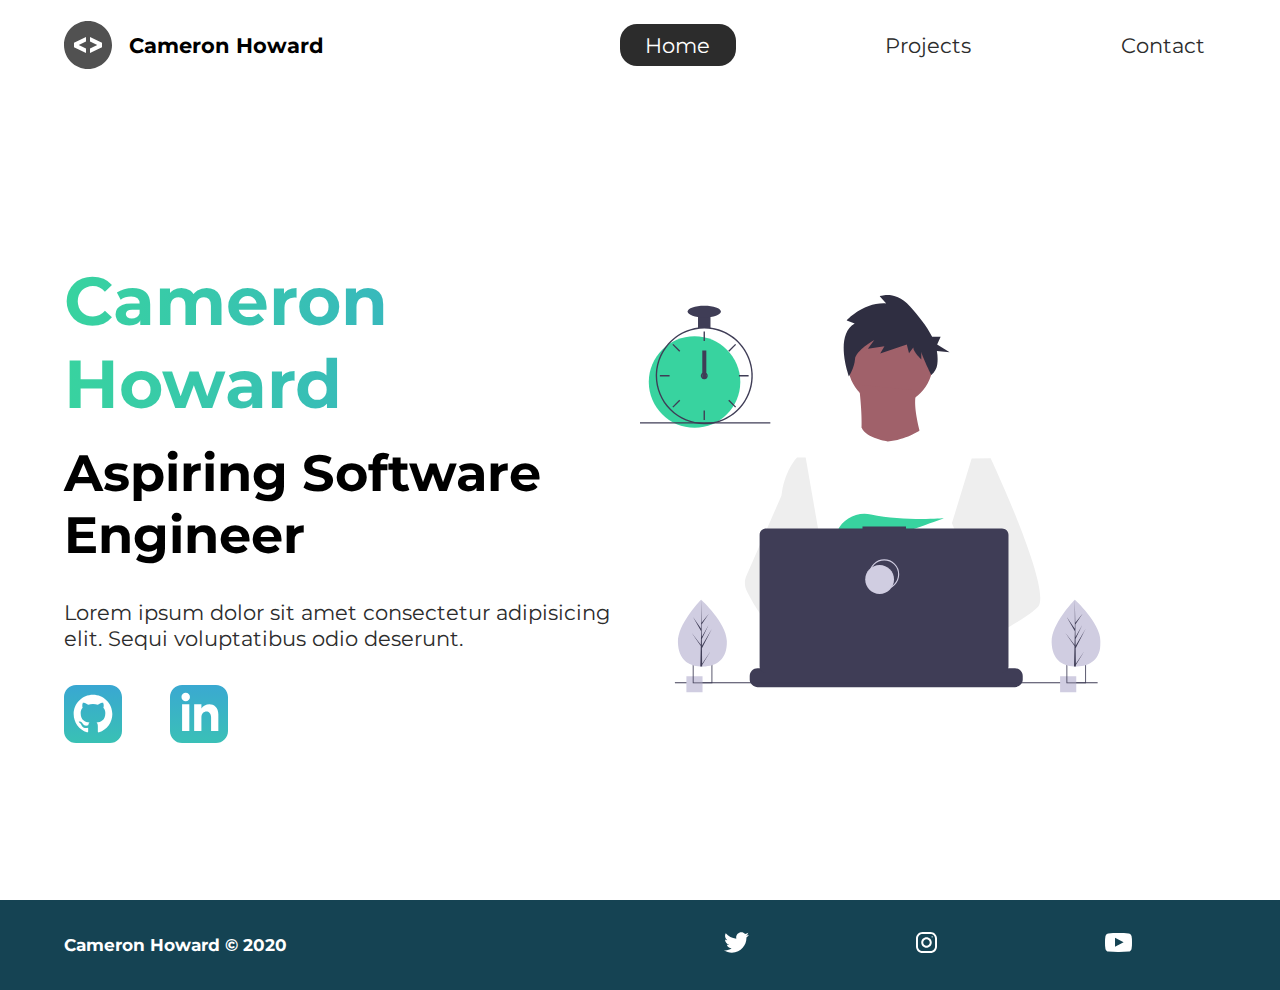
<file: HTML-CSS/Portfolio/index.html>
<!DOCTYPE html>
<html lang="en">
  <head>
    <meta charset="UTF-8" />
    <meta name="viewport" content="width=device-width, initial-scale=1.0" />
    <meta http-equiv="X-UA-Compatible" content="ie=edge" />
    <meta
      name="description"
      content="Cameron Howard is a newly graduated Sofware Engineer learning new skills and looking for work."
    />
    <meta name="robots" content="index,follow" />
    <link
      href="https://fonts.googleapis.com/css2?family=Montserrat:wght@400;500&display=swap"
      rel="stylesheet"
    />
    <link rel="stylesheet" href="./styles/style.css" />
    <title>Cameron Howard | Software Engineer</title>
  </head>
  <body>
    <header class="main-head">
      <nav>
        <div class="logo">
          <img src="./icons/code.svg" alt="logo" />
          <h1>Cameron Howard</h1>
        </div>
        <ul>
          <li><a class="active" href="./index.html">Home</a></li>
          <li><a href="./projects/">Projects</a></li>
          <li><a href="./contact/">Contact</a></li>
        </ul>
      </nav>
    </header>
    <section class="intro">
      <div class="intro-text">
        <h2>Cameron Howard</h2>
        <h3>Aspiring Software Engineer</h3>
        <p>
          Lorem ipsum dolor sit amet consectetur adipisicing elit. Sequi
          voluptatibus odio deserunt.
        </p>
        <div class="intro-social">
          <a href="#">
            <img src="./icons/github.svg" alt="github-social-link" />
          </a>
          <a href="#">
            <img src="./icons/linked-in.svg" alt="linkedin-social-link" />
          </a>
        </div>
      </div>
      <div class="intro-images">
        <svg
          width="799"
          height="690"
          viewBox="0 0 799 690"
          fill="none"
          xmlns="http://www.w3.org/2000/svg"
        >
          <g id="undraw_dev_productivity_umsq (1) 1" clip-path="url(#clip0)">
            <path
              id="Vector"
              d="M516.92 624.636C516.92 624.636 512.16 626.266 504.42 628.576C487.31 633.706 455.65 642.216 428.82 643.916C405.72 645.396 386.2 641.836 382.63 626.766C381.1 620.286 383.27 614.956 388 610.576C402.12 597.486 439 592.796 468.25 591.186C476.51 590.736 484.15 590.526 490.51 590.446C501.31 590.306 508.39 590.526 508.39 590.526L508.56 591.186L516.92 624.636Z"
              fill="#A0616A"
            />
            <path
              id="Vector_2"
              d="M436.99 672.586C418.61 695.346 342.73 647.666 316.19 629.886C310.41 626.016 306.97 623.566 306.97 623.566L331.25 591.186L338.94 580.936C338.94 580.936 345.82 584.586 355.99 590.526C356.36 590.746 356.73 590.966 357.11 591.186C365.88 596.336 376.89 603.066 388 610.576C403.33 620.946 418.83 632.776 428.82 643.916C438.59 654.806 443.08 665.036 436.99 672.586Z"
              fill="#A0616A"
            />
            <g id="me">
              <path
                id="Vector_3"
                d="M434.672 191.952C475.283 191.607 507.926 158.406 507.582 117.795C507.237 77.1832 474.036 44.5403 433.425 44.8847C392.813 45.2291 360.17 78.4303 360.515 119.042C360.859 159.653 394.06 192.296 434.672 191.952Z"
                fill="#A0616A"
              />
              <path
                id="Vector_4"
                d="M379.477 155.65C379.477 155.65 394.216 259.972 373.002 271.875C351.787 283.779 499.929 283.588 499.929 283.588C499.929 283.588 466.124 193.284 480.809 165.449L379.477 155.65Z"
                fill="#A0616A"
              />
              <path
                id="Vector_5"
                d="M608.101 283.199L596.257 339.402L571.214 458.308L570.49 464.815L562.138 540.138L556.582 590.177L552.857 623.79C528.584 636.526 510.988 645.326 510.988 645.326C510.988 645.326 509.404 637.719 506.871 627.99C489.805 633.265 458.218 642.043 431.404 643.97C441.266 654.777 445.842 664.969 439.817 672.57C421.63 695.485 345.349 648.45 318.659 630.896C318.077 635.158 317.879 639.464 318.068 643.762L297.626 628.314L299.331 592.359L302.206 531.522L305.819 455.229C304.448 451.975 303.294 448.634 302.364 445.228C295.956 423.161 288.032 379.057 281.928 342.067C277.016 312.298 273.302 287.138 272.517 281.785C272.411 281.086 272.358 280.726 272.358 280.726L384.363 230.094C392.509 248.556 429.865 253.809 429.865 253.809C460.756 251.417 484.847 234.913 484.847 234.913L608.101 283.199Z"
                fill="white"
              />
              <path
                id="Vector_6"
                d="M372.285 49.3811L358.49 43.9934C358.49 43.9934 386.969 12.1 426.99 14.513L415.635 2.22366C415.635 2.22366 443.04 -9.01799 468.283 19.6674C481.553 34.7467 496.908 52.4737 506.557 72.5077L521.281 72.3829L515.251 85.9663L536.874 99.3152L514.777 97.0719C516.155 104.471 516.421 112.034 515.566 119.511C514.683 126.991 510.928 133.835 505.094 138.598V138.598C505.094 138.598 487.743 103.449 487.696 97.9443L487.813 111.705C487.813 111.705 473.959 99.4371 473.889 91.1807L466.471 100.877L462.593 85.7717L416.475 101.301L423.87 88.8526L395.157 93.2246L406.278 77.9923C406.278 77.9923 373.932 96.1568 372.811 111.304C371.689 126.452 362.299 140.875 362.299 140.875C362.299 140.875 336.213 70.3294 372.285 49.3811Z"
                fill="#2F2E41"
              />
              <path
                id="Vector_7"
                d="M690.215 540.422C682.794 548.605 664.338 560.992 641.951 574.422C633.623 579.413 624.757 584.559 615.71 589.676C594.122 601.889 571.514 614.001 552.857 623.79C528.584 636.526 510.988 645.326 510.988 645.326C510.988 645.326 509.403 637.719 506.871 627.99C503.48 614.968 498.397 598.141 493.184 590.715C493.002 590.456 492.82 590.218 492.638 589.979C491.121 588.022 489.601 586.885 488.112 586.897L562.138 540.138L594.127 519.926L570.489 464.814L540.842 395.683L557.908 339.727L575.062 283.479L608.101 283.199C608.101 283.199 619.243 306.985 633.514 340.166C635.647 345.128 637.851 350.299 640.096 355.64C669.469 425.394 706.176 522.836 690.215 540.422Z"
                fill="#EEEEEE"
              />
              <path
                id="Vector_8"
                d="M358.123 591.2C355.41 591.212 352.702 591.456 350.029 591.928C327.074 596.073 320.47 616.94 318.659 630.896C318.077 635.158 317.879 639.464 318.068 643.761L297.626 628.314L290.178 622.687C272.316 616.628 256.353 605.733 242.483 592.84C230.449 581.456 219.634 568.849 210.213 555.223C200.831 541.793 192.448 527.692 185.134 513.034C183.094 508.943 181.977 504.454 181.864 499.884C181.751 495.314 182.644 490.775 184.48 486.588L209.154 430.327L245.218 348.098C245.471 346.146 245.752 344.237 246.059 342.371C252.995 300.511 272.367 281.786 272.367 281.786L287.286 281.659L297.778 341.932L310.813 416.815L302.364 445.227L282.839 510.845L302.205 531.522L358.123 591.2Z"
                fill="#EEEEEE"
              />
            </g>
            <path
              id="Vector_9"
              d="M372.877 415.806L385.631 430.686C390.37 429.783 395.319 428.721 400.416 427.529L396.752 415.806L405.71 426.256C459.707 412.975 526.637 387.155 526.637 387.155C526.637 387.155 454.379 392.453 400.428 380.666C376.558 375.451 351.998 387.284 342.202 409.668C336.508 422.679 337.403 433.951 357.596 433.951C364.419 433.835 371.223 433.195 377.949 432.037L372.877 415.806Z"
              fill="#38D39F"
            />
            <path
              id="Vector_10"
              d="M663.65 660.386V666.456C663.654 668.122 663.345 669.774 662.74 671.326C662.472 672.018 662.147 672.687 661.77 673.326C660.578 675.326 658.887 676.983 656.862 678.133C654.838 679.283 652.549 679.887 650.22 679.886H203.67C201.342 679.887 199.053 679.283 197.028 678.133C195.003 676.983 193.312 675.326 192.12 673.326C191.743 672.687 191.419 672.018 191.15 671.326C190.546 669.774 190.237 668.122 190.24 666.456V660.386C190.24 658.622 190.587 656.876 191.262 655.246C191.936 653.616 192.926 652.136 194.173 650.888C195.42 649.641 196.901 648.652 198.53 647.977C200.16 647.302 201.906 646.955 203.67 646.956H229.41V644.126C229.41 644.052 229.425 643.979 229.453 643.911C229.481 643.843 229.522 643.782 229.574 643.73C229.626 643.678 229.688 643.636 229.756 643.608C229.824 643.58 229.897 643.566 229.97 643.566H243.4C243.474 643.566 243.547 643.58 243.615 643.608C243.683 643.636 243.745 643.678 243.797 643.73C243.849 643.782 243.89 643.843 243.918 643.911C243.946 643.979 243.96 644.052 243.96 644.126V646.956H252.35V644.126C252.35 644.052 252.365 643.979 252.393 643.911C252.421 643.843 252.462 643.782 252.514 643.73C252.566 643.678 252.628 643.636 252.696 643.608C252.764 643.58 252.837 643.566 252.91 643.566H266.34C266.414 643.566 266.487 643.58 266.555 643.608C266.623 643.636 266.684 643.678 266.736 643.73C266.789 643.782 266.83 643.843 266.858 643.911C266.886 643.979 266.9 644.052 266.9 644.126V646.956H275.3V644.126C275.3 644.052 275.315 643.979 275.343 643.911C275.371 643.843 275.412 643.782 275.464 643.73C275.516 643.678 275.578 643.636 275.646 643.608C275.714 643.58 275.787 643.566 275.86 643.566H289.29C289.364 643.566 289.437 643.58 289.505 643.608C289.573 643.636 289.634 643.678 289.686 643.73C289.739 643.782 289.78 643.843 289.808 643.911C289.836 643.979 289.85 644.052 289.85 644.126V646.956H298.24V644.126C298.24 644.052 298.255 643.979 298.283 643.911C298.311 643.843 298.352 643.782 298.404 643.73C298.456 643.678 298.518 643.636 298.586 643.608C298.654 643.58 298.727 643.566 298.8 643.566H312.23C312.304 643.566 312.377 643.58 312.445 643.608C312.513 643.636 312.574 643.678 312.626 643.73C312.678 643.782 312.72 643.843 312.748 643.911C312.776 643.979 312.79 644.052 312.79 644.126V646.956H321.18V644.126C321.18 644.052 321.194 643.979 321.223 643.911C321.251 643.843 321.292 643.782 321.344 643.73C321.396 643.678 321.458 643.636 321.526 643.608C321.594 643.58 321.667 643.566 321.74 643.566H335.17C335.244 643.566 335.317 643.58 335.385 643.608C335.453 643.636 335.514 643.678 335.566 643.73C335.618 643.782 335.66 643.843 335.688 643.911C335.716 643.979 335.73 644.052 335.73 644.126V646.956H344.13V644.126C344.13 644.052 344.145 643.979 344.173 643.911C344.201 643.843 344.242 643.782 344.294 643.73C344.346 643.678 344.408 643.636 344.476 643.608C344.544 643.58 344.617 643.566 344.69 643.566H358.12C358.194 643.566 358.267 643.58 358.335 643.608C358.403 643.636 358.464 643.678 358.516 643.73C358.569 643.782 358.61 643.843 358.638 643.911C358.666 643.979 358.68 644.052 358.68 644.126V646.956H367.07V644.126C367.07 644.052 367.085 643.979 367.113 643.911C367.141 643.843 367.182 643.782 367.234 643.73C367.286 643.678 367.348 643.636 367.416 643.608C367.484 643.58 367.557 643.566 367.63 643.566H472.83C472.904 643.566 472.977 643.58 473.045 643.608C473.113 643.636 473.174 643.678 473.227 643.73C473.279 643.782 473.32 643.843 473.348 643.911C473.376 643.979 473.39 644.052 473.39 644.126V646.956H481.79V644.126C481.79 644.052 481.804 643.979 481.833 643.911C481.861 643.843 481.902 643.782 481.954 643.73C482.006 643.678 482.068 643.636 482.136 643.608C482.204 643.58 482.277 643.566 482.35 643.566H495.78C495.928 643.567 496.07 643.627 496.175 643.732C496.279 643.836 496.339 643.978 496.34 644.126V646.956H504.73V644.126C504.73 644.052 504.745 643.979 504.773 643.911C504.801 643.843 504.842 643.782 504.894 643.73C504.946 643.678 505.008 643.636 505.076 643.608C505.144 643.58 505.217 643.566 505.29 643.566H518.72C518.794 643.566 518.867 643.58 518.935 643.608C519.003 643.636 519.065 643.678 519.117 643.73C519.169 643.782 519.21 643.843 519.238 643.911C519.266 643.979 519.28 644.052 519.28 644.126V646.956H527.67V644.126C527.67 644.052 527.685 643.979 527.713 643.911C527.741 643.843 527.782 643.782 527.834 643.73C527.886 643.678 527.948 643.636 528.016 643.608C528.084 643.58 528.157 643.566 528.23 643.566H541.66C541.734 643.566 541.807 643.58 541.875 643.608C541.943 643.636 542.005 643.678 542.057 643.73C542.109 643.782 542.15 643.843 542.178 643.911C542.206 643.979 542.22 644.052 542.22 644.126V646.956H550.62V644.126C550.62 644.052 550.635 643.979 550.663 643.911C550.691 643.843 550.732 643.782 550.784 643.73C550.836 643.678 550.898 643.636 550.966 643.608C551.034 643.58 551.107 643.566 551.18 643.566H564.61C564.757 643.568 564.898 643.628 565.001 643.733C565.104 643.837 565.161 643.979 565.16 644.126V646.956H573.56V644.126C573.56 644.052 573.575 643.979 573.603 643.911C573.631 643.843 573.672 643.782 573.724 643.73C573.776 643.678 573.838 643.636 573.906 643.608C573.974 643.58 574.047 643.566 574.12 643.566H587.55C587.624 643.566 587.697 643.58 587.765 643.608C587.833 643.636 587.895 643.678 587.947 643.73C587.999 643.782 588.04 643.843 588.068 643.911C588.096 643.979 588.11 644.052 588.11 644.126V646.956H596.5V644.126C596.5 644.052 596.515 643.979 596.543 643.911C596.571 643.843 596.612 643.782 596.664 643.73C596.716 643.678 596.778 643.636 596.846 643.608C596.914 643.58 596.987 643.566 597.06 643.566H610.49C610.564 643.566 610.637 643.58 610.705 643.608C610.773 643.636 610.835 643.678 610.887 643.73C610.939 643.782 610.98 643.843 611.008 643.911C611.036 643.979 611.05 644.052 611.05 644.126V646.956H650.22C651.984 646.955 653.731 647.302 655.36 647.977C656.99 648.652 658.471 649.641 659.718 650.888C660.965 652.136 661.954 653.616 662.629 655.246C663.304 656.876 663.651 658.622 663.65 660.386Z"
              fill="#3F3D56"
            />
            <path
              id="Vector_11"
              d="M793.5 671.326H60.5V673.326H793.5V671.326Z"
              fill="#3F3D56"
            />
            <path
              id="Vector_12"
              d="M627.694 404.757H461.251V401.326H385.78V404.757H218.651C215.665 404.757 212.801 405.943 210.69 408.054C208.578 410.166 207.392 413.029 207.392 416.015V643.927C207.392 646.913 208.578 649.776 210.69 651.888C212.801 653.999 215.665 655.185 218.651 655.185H627.694C630.68 655.185 633.544 653.999 635.655 651.888C637.767 649.776 638.953 646.913 638.953 643.927V416.015C638.953 414.537 638.662 413.073 638.096 411.707C637.53 410.341 636.701 409.1 635.655 408.054C634.61 407.009 633.369 406.18 632.003 405.614C630.637 405.048 629.173 404.757 627.694 404.757Z"
              fill="#3F3D56"
            />
            <path
              id="Vector_13"
              d="M423.5 509.326C437.307 509.326 448.5 498.133 448.5 484.326C448.5 470.519 437.307 459.326 423.5 459.326C409.693 459.326 398.5 470.519 398.5 484.326C398.5 498.133 409.693 509.326 423.5 509.326Z"
              stroke="#D0CDE1"
              stroke-width="2"
              stroke-miterlimit="10"
            />
            <path
              id="Vector_14"
              d="M415.5 518.326C429.307 518.326 440.5 507.133 440.5 493.326C440.5 479.519 429.307 468.326 415.5 468.326C401.693 468.326 390.5 479.519 390.5 493.326C390.5 507.133 401.693 518.326 415.5 518.326Z"
              fill="#D0CDE1"
            />
            <path
              id="Vector_15"
              d="M108.446 661.223H80.4463V689.223H108.446V661.223Z"
              fill="#D0CDE1"
            />
            <path
              id="Vector_16"
              d="M91.4502 639.223V673.223H125.45V639.223H91.4502ZM123.97 671.743H92.9202V640.703H123.97V671.743Z"
              fill="#3F3D56"
            />
            <path
              id="Vector_17"
              d="M756.446 661.223H728.446V689.223H756.446V661.223Z"
              fill="#D0CDE1"
            />
            <path
              id="Vector_18"
              d="M739.45 639.223V673.223H773.45V639.223H739.45ZM771.97 671.743H740.92V640.703H771.97V671.743Z"
              fill="#3F3D56"
            />
            <path
              id="Vector_19"
              d="M94.5802 230.113C138.399 230.113 173.921 194.592 173.921 150.773C173.921 106.955 138.399 71.4326 94.5802 71.4326C50.7617 71.4326 15.2397 106.955 15.2397 150.773C15.2397 194.592 50.7617 230.113 94.5802 230.113Z"
              fill="#38D39F"
            />
            <path
              id="Vector_20"
              d="M122.229 56.4899C115.045 55.5763 107.774 55.5763 100.59 56.4899C84.586 58.5913 69.5203 65.2398 57.181 75.6465C44.8417 86.0532 35.7467 99.7813 30.9754 115.202C28.8053 122.229 27.5764 129.514 27.3208 136.864C27.2848 137.886 27.2607 138.92 27.2607 139.954C27.283 162.264 36.1559 183.655 51.932 199.431C67.7082 215.207 89.0989 224.08 111.41 224.103C113.201 224.103 114.992 224.042 116.759 223.934C120.907 223.674 125.03 223.103 129.093 222.227C148.495 218.055 165.798 207.161 177.947 191.468C190.095 175.776 196.308 156.295 195.487 136.467C194.665 116.638 186.863 97.738 173.459 83.1039C160.054 68.4698 141.909 59.0435 122.229 56.4899H122.229ZM137.748 217.347H137.736C130.959 219.659 123.905 221.062 116.759 221.518C114.992 221.638 113.201 221.698 111.41 221.698C89.7377 221.672 68.961 213.051 53.6367 197.727C38.3123 182.402 29.6914 161.626 29.6649 139.954C29.6649 138.92 29.689 137.886 29.725 136.864C30.5514 115.744 39.5156 95.7617 54.7411 81.1008C69.9666 66.44 90.273 58.237 111.41 58.2089C130.776 58.21 149.513 65.0865 164.283 77.6131C179.052 90.1398 188.895 107.503 192.057 126.61C195.219 145.716 191.496 165.325 181.55 181.942C171.604 198.559 156.081 211.106 137.748 217.347H137.748Z"
              fill="#3F3D56"
            />
            <path
              id="Vector_21"
              d="M112.612 63.0176H110.208V79.8474H112.612V63.0176Z"
              fill="#3F3D56"
            />
            <path
              id="Vector_22"
              d="M57.8578 84.7018L56.1577 86.4019L68.0582 98.3023L69.7582 96.6022L57.8578 84.7018Z"
              fill="#3F3D56"
            />
            <path
              id="Vector_23"
              d="M34.4736 138.751V141.156H51.3034V138.751H34.4736Z"
              fill="#3F3D56"
            />
            <path
              id="Vector_24"
              d="M56.1578 193.506L57.8579 195.206L69.7584 183.306L68.0583 181.606L56.1578 193.506Z"
              fill="#3F3D56"
            />
            <path
              id="Vector_25"
              d="M153.062 96.6022L154.762 98.3022L166.662 86.4018L164.962 84.7017L153.062 96.6022Z"
              fill="#3F3D56"
            />
            <path
              id="Vector_26"
              d="M171.516 138.751V141.156H188.346V138.751H171.516Z"
              fill="#3F3D56"
            />
            <path
              id="Vector_27"
              d="M154.762 181.605L153.062 183.305L164.962 195.206L166.662 193.506L154.762 181.605Z"
              fill="#3F3D56"
            />
            <path
              id="Vector_28"
              d="M112.612 200.06H110.208V216.89H112.612V200.06Z"
              fill="#3F3D56"
            />
            <path
              id="Vector_29"
              d="M115.016 135.145C113.976 134.365 112.711 133.943 111.41 133.943C110.11 133.943 108.844 134.365 107.804 135.145C107.091 135.686 106.505 136.375 106.085 137.165C105.552 138.181 105.322 139.329 105.421 140.473C105.52 141.616 105.944 142.707 106.644 143.617C107.343 144.527 108.288 145.218 109.368 145.608C110.447 145.997 111.616 146.07 112.735 145.817C113.855 145.564 114.878 144.996 115.685 144.179C116.492 143.363 117.048 142.333 117.288 141.21C117.528 140.088 117.441 138.92 117.039 137.846C116.636 136.771 115.935 135.834 115.017 135.145H115.016ZM111.41 143.56C110.454 143.557 109.539 143.176 108.863 142.501C108.187 141.825 107.807 140.909 107.804 139.954C107.808 139.224 108.03 138.513 108.441 137.91C108.793 137.4 109.271 136.989 109.828 136.718C110.386 136.446 111.004 136.323 111.623 136.361C112.241 136.398 112.84 136.594 113.361 136.931C113.881 137.267 114.307 137.732 114.595 138.281C114.883 138.83 115.025 139.444 115.007 140.063C114.989 140.683 114.811 141.287 114.491 141.818C114.17 142.349 113.719 142.788 113.179 143.093C112.639 143.398 112.03 143.559 111.41 143.56V143.56Z"
              fill="#3F3D56"
            />
            <path
              id="Vector_30"
              d="M122.229 35.3687H100.591V57.007H122.229V35.3687Z"
              fill="#3F3D56"
            />
            <path
              id="Vector_31"
              d="M111.41 38.9748C127.344 38.9748 140.261 34.4 140.261 28.7567C140.261 23.1134 127.344 18.5386 111.41 18.5386C95.4757 18.5386 82.5586 23.1134 82.5586 28.7567C82.5586 34.4 95.4757 38.9748 111.41 38.9748Z"
              fill="#3F3D56"
            />
            <g id="clock">
              <path
                id="clock-arrow"
                d="M115 86H108V135H115V86Z"
                fill="#3F3D56"
              />
            </g>
            <path
              id="Vector_32"
              d="M226 220.44H0V222.844H226V220.44Z"
              fill="#3F3D56"
            />
            <g id="plant-left">
              <path
                id="Vector_33"
                d="M150.594 599.754C151.527 631.704 132.858 643.413 109.43 644.097C108.886 644.113 108.344 644.123 107.805 644.126C106.719 644.135 105.643 644.117 104.577 644.072C83.3891 643.193 66.6172 631.945 65.7495 602.232C64.8515 571.482 103.018 531.529 105.882 528.574L105.887 528.571C105.996 528.458 106.052 528.402 106.052 528.402C106.052 528.402 149.661 567.807 150.594 599.754Z"
                fill="#D0CDE1"
              />
              <path
                id="Vector_34"
                d="M107.744 639.255L122.626 617.124L107.774 641.636L107.805 644.126C106.719 644.135 105.643 644.117 104.577 644.072L105.315 612.06L105.295 611.813L105.322 611.766L105.393 608.741L89.0952 585.078L105.374 606.477L105.432 607.116L105.989 582.93L91.9122 558.397L106.029 578.681L105.882 528.574L105.882 528.407L105.887 528.571L106.821 568.062L119.651 552.021L106.863 571.464L107.143 593.098L118.949 571.984L107.187 596.279L107.343 608.308L124.512 578.897L107.395 612.505L107.744 639.255Z"
                fill="#3F3D56"
              />
            </g>
            <g id="plant-right">
              <path
                id="Vector_35"
                d="M798.594 599.754C799.527 631.704 780.858 643.413 757.43 644.097C756.886 644.113 756.344 644.123 755.805 644.126C754.719 644.135 753.643 644.117 752.577 644.072C731.389 643.193 714.617 631.945 713.749 602.232C712.851 571.482 751.018 531.529 753.882 528.574L753.887 528.571C753.996 528.458 754.052 528.402 754.052 528.402C754.052 528.402 797.661 567.807 798.594 599.754Z"
                fill="#D0CDE1"
              />
              <path
                id="Vector_36"
                d="M755.744 639.255L770.626 617.124L755.774 641.636L755.805 644.126C754.719 644.135 753.643 644.117 752.577 644.072L753.315 612.06L753.295 611.813L753.323 611.766L753.393 608.741L737.095 585.078L753.374 606.477L753.432 607.116L753.989 582.93L739.912 558.397L754.029 578.681L753.882 528.574L753.882 528.407L753.887 528.571L754.821 568.062L767.651 552.021L754.864 571.464L755.143 593.098L766.949 571.984L755.187 596.279L755.343 608.308L772.512 578.897L755.395 612.505L755.744 639.255Z"
                fill="#3F3D56"
              />
            </g>
          </g>
          <defs>
            <clipPath id="clip0">
              <rect width="798.627" height="689.223" fill="white" />
            </clipPath>
          </defs>
        </svg>
        <img class="splash" src="./img/splash.svg" alt="" />
      </div>
    </section>
    <footer>
      <h4>Cameron Howard &copy; 2020</h4>
      <ul>
        <li>
          <a href="#"
            ><img src="./icons/twitter 1.svg" alt="twitter-social"
          /></a>
        </li>
        <li>
          <a href="#"
            ><img src="./icons/instagram 1.svg" alt="instagram-social"
          /></a>
        </li>
        <li>
          <a href="#"
            ><img src="./icons/youtube-symbol 1.svg" alt="youtube-social"
          /></a>
        </li>
      </ul>
    </footer>
  </body>
</html>
</file>
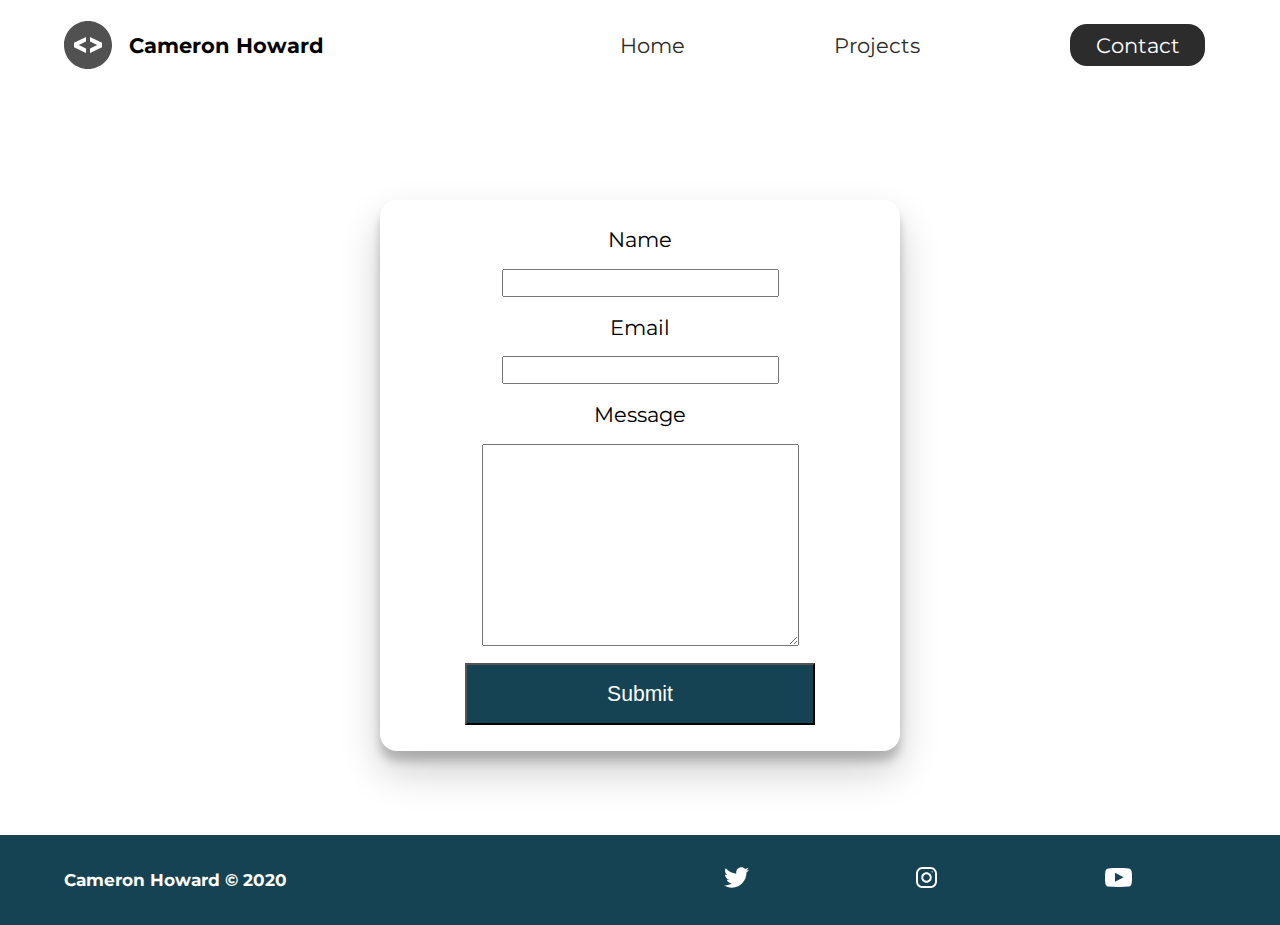
<file: HTML-CSS/Portfolio/contact/index.html>
<!DOCTYPE html>
<html lang="en">
  <head>
    <meta charset="UTF-8" />
    <meta name="viewport" content="width=device-width, initial-scale=1.0" />
    <meta http-equiv="X-UA-Compatible" content="ie=edge" />
    <meta
      name="description"
      content="Cameron Howard is a newly graduated Sofware Engineer learning new skills and looking for work."
    />
    <meta name="robots" content="index,follow" />
    <link
      href="https://fonts.googleapis.com/css2?family=Montserrat:wght@400;500&display=swap"
      rel="stylesheet"
    />
    <link rel="stylesheet" href="../styles/style.css" />
    <title>Cameron Howard | Software Engineer</title>
  </head>
  <body>
    <header class="main-head">
      <nav>
        <div class="logo">
          <img src="../icons/code.svg" alt="logo" />
          <h1>Cameron Howard</h1>
        </div>
        <ul>
          <li><a href="../index.html">Home</a></li>
          <li><a href="../projects/">Projects</a></li>
          <li><a class="active" href="./index.html">Contact</a></li>
        </ul>
      </nav>
    </header>
    <section class="form-section">
      <form>
        <label for="name">Name</label>
        <input type="text" name="name" id="name" required />
        <label for="email">Email</label>
        <input type="text" name="email" id="email" required />
        <label for="message">Message</label>
        <textarea name="message" id="message" cols="30" rows="10"></textarea>
        <button type="submit">Submit</button>
      </form>
    </section>
    <footer>
      <h4>Cameron Howard &copy; 2020</h4>
      <ul>
        <li>
          <a href="#"
            ><img src="../icons/twitter 1.svg" alt="twitter-social"
          /></a>
        </li>
        <li>
          <a href="#"
            ><img src="../icons/instagram 1.svg" alt="instagram-social"
          /></a>
        </li>
        <li>
          <a href="#"
            ><img src="../icons/youtube-symbol 1.svg" alt="youtube-social"
          /></a>
        </li>
      </ul>
    </footer>
  </body>
</html>
</file>
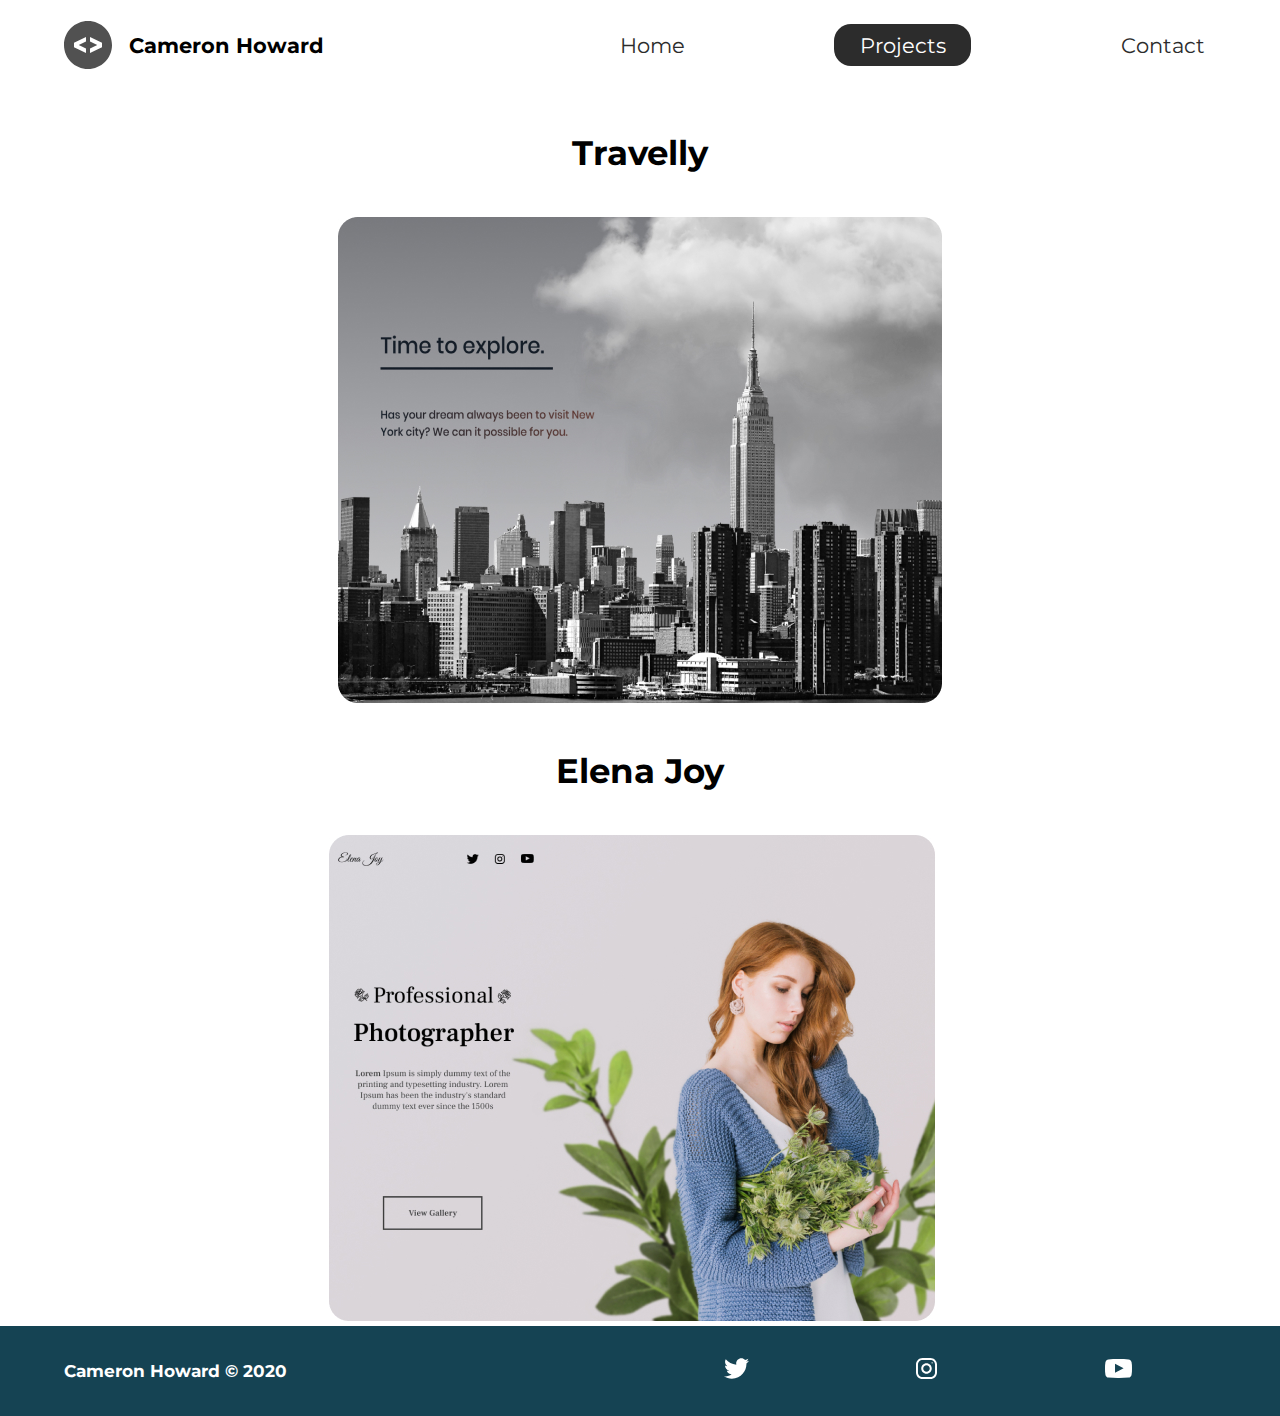
<file: HTML-CSS/Portfolio/projects/index.html>
<!DOCTYPE html>
<html lang="en">
  <head>
    <meta charset="UTF-8" />
    <meta name="viewport" content="width=device-width, initial-scale=1.0" />
    <meta http-equiv="X-UA-Compatible" content="ie=edge" />
    <meta
      name="description"
      content="Cameron Howard is a newly graduated Sofware Engineer learning new skills and looking for work."
    />
    <meta name="robots" content="index,follow" />
    <link
      href="https://fonts.googleapis.com/css2?family=Montserrat:wght@400;500&display=swap"
      rel="stylesheet"
    />
    <link rel="stylesheet" href="../styles/style.css" />
    <title>Cameron Howard | Software Engineer</title>
  </head>
  <body>
    <header class="main-head">
      <nav>
        <div class="logo">
          <img src="../icons/code.svg" alt="logo" />
          <h1>Cameron Howard</h1>
        </div>
        <ul>
          <li><a href="../index.html">Home</a></li>
          <li><a class="active" href="./index.html">Projects</a></li>
          <li><a href="../contact/">Contact</a></li>
        </ul>
      </nav>
    </header>
    <section class="projects">
      <div class="travelly">
        <h2>Travelly</h2>
        <a href="https://infallible-varahamihira-2b87a9.netlify.app/"
          ><img src="../img/travelly.jpg" alt="travelly-project"
        /></a>
      </div>
      <div class="elena">
        <h2>Elena Joy</h2>
        <a href="https://nostalgic-hypatia-1a350d.netlify.app/"
          ><img src="../img/elena-joy.jpg" alt="elena-project"
        /></a>
      </div>
    </section>
    <footer>
      <h4>Cameron Howard &copy; 2020</h4>
      <ul>
        <li>
          <a href="#"
            ><img src="../icons/twitter 1.svg" alt="twitter-social"
          /></a>
        </li>
        <li>
          <a href="#"
            ><img src="../icons/instagram 1.svg" alt="instagram-social"
          /></a>
        </li>
        <li>
          <a href="#"
            ><img src="../icons/youtube-symbol 1.svg" alt="youtube-social"
          /></a>
        </li>
      </ul>
    </footer>
  </body>
</html>
</file>
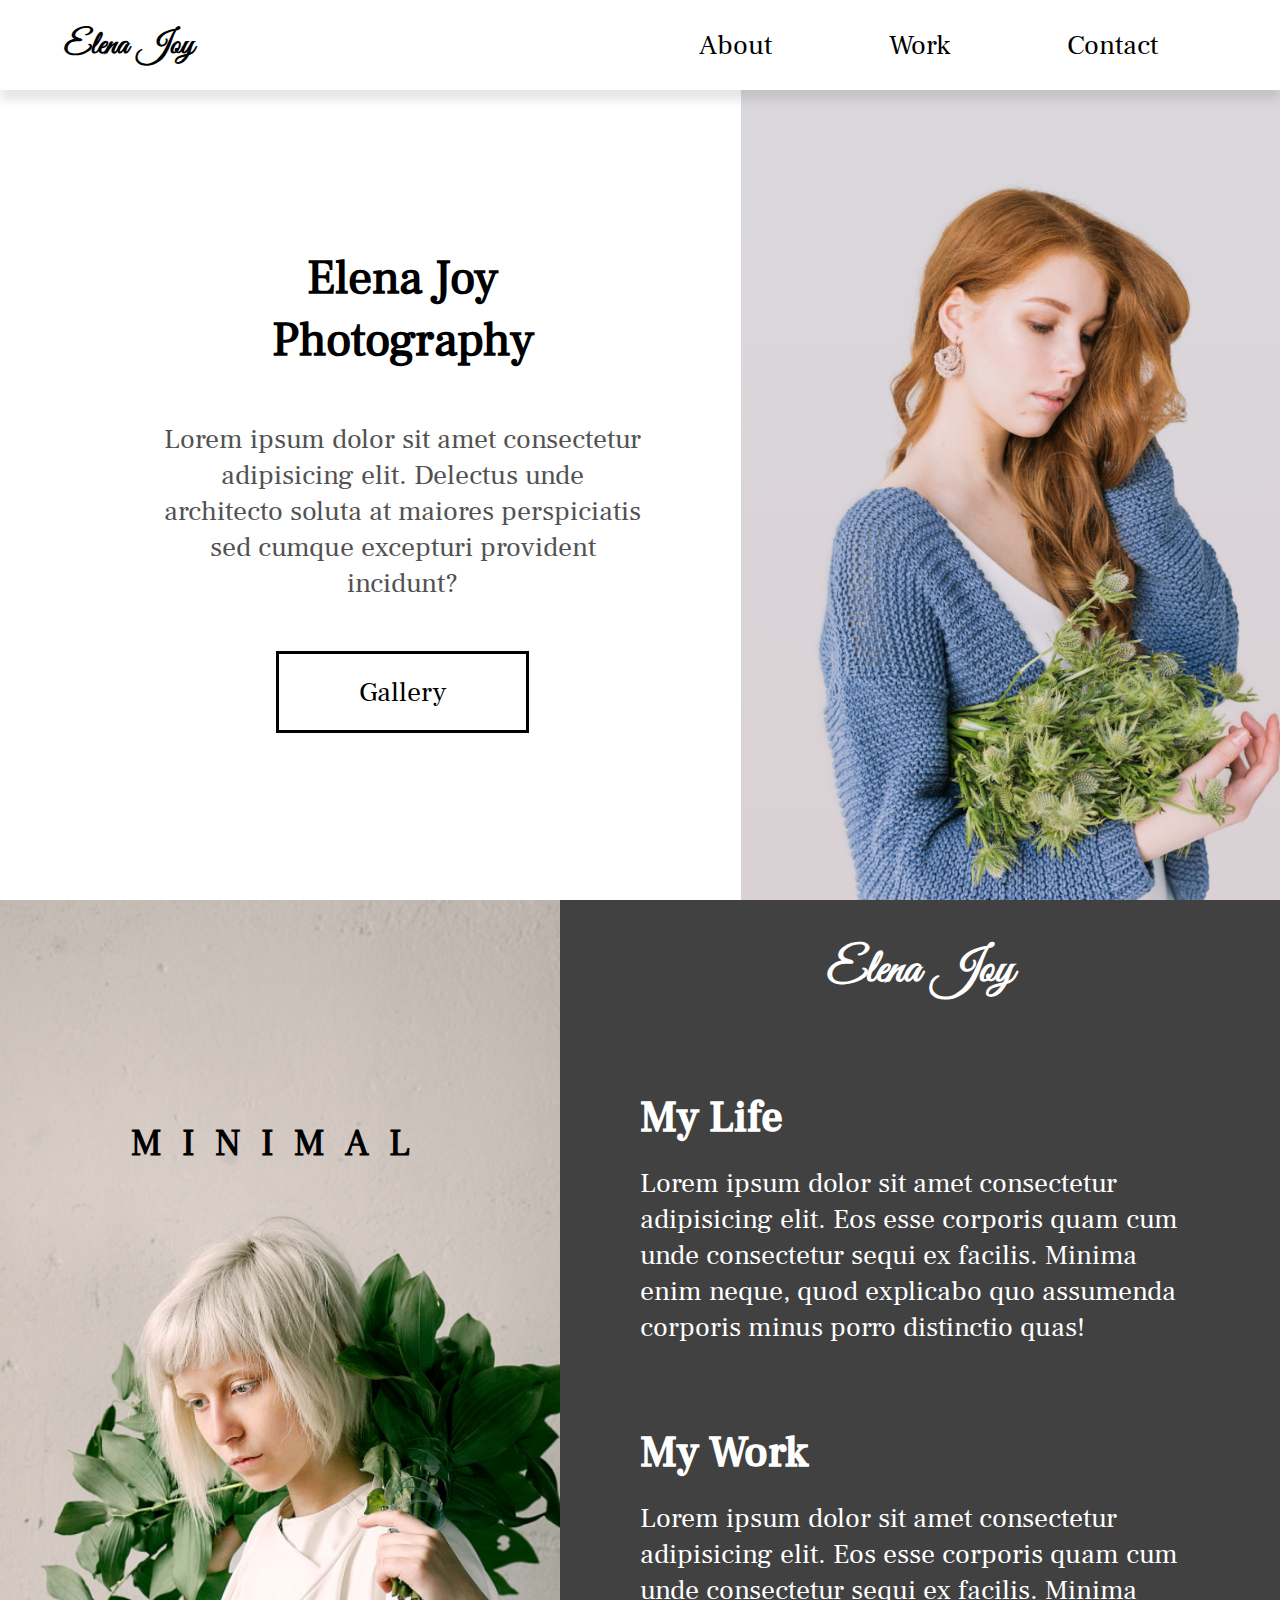
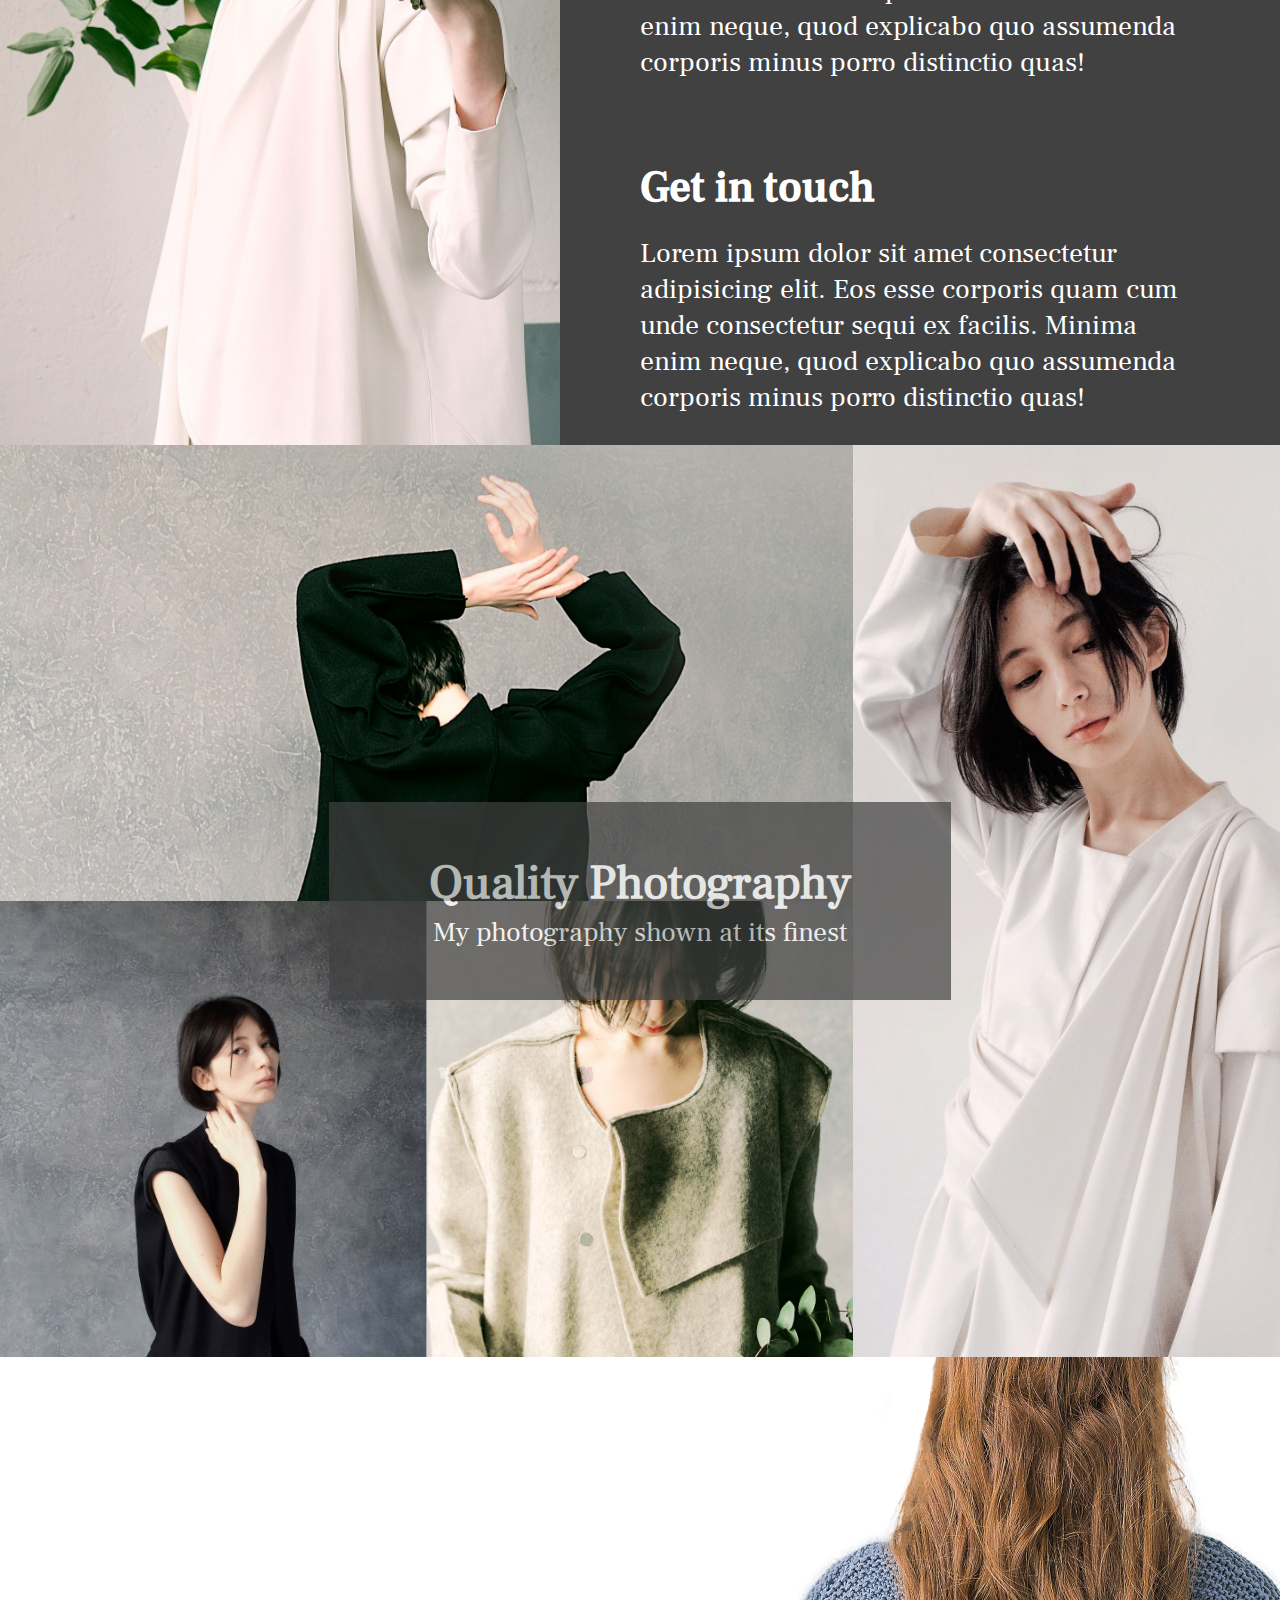
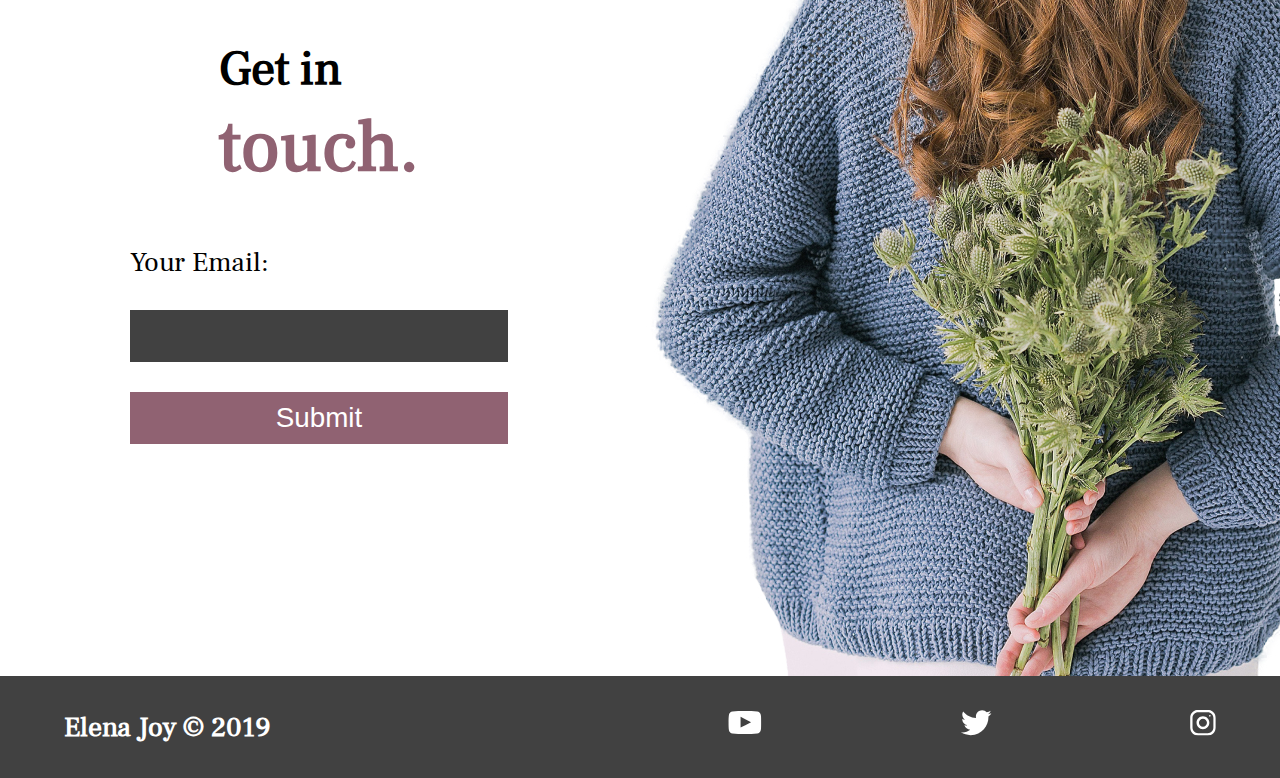
<file: HTML-CSS/Projects/Elena Joy Photography/index.html>
<!DOCTYPE html>
<html lang="en">
  <head>
    <meta charset="UTF-8" />
    <meta name="viewport" content="width=device-width, initial-scale=1.0" />
    <meta http-equiv="X-UA-Compatible" content="ie=edge" />
    <meta
      name="description"
      content="Professional Photographer available for weddings and special events."
    />
    <meta name="robots" content="index,follow" />
    <link rel="stylesheet" href="./style.css" />
    <title>Elena Joy | Photographer</title>
  </head>
  <body>
    <header class="main-head">
      <nav>
        <h1 id="logo">Elena Joy</h1>
        <ul class="nav-links">
          <li><a href="#about">About</a></li>
          <li><a href="#work">Work</a></li>
          <li><a href="#contact">Contact</a></li>
        </ul>
        <div class="burger">
          <span class="line1"></span>
          <span class="line2"></span>
          <span class="line3"></span>
        </div>
      </nav>
    </header>
    <main>
      <section class="hero">
        <div class="hero-introduction flex">
          <h2>
            Elena Joy <br />
            Photography
          </h2>
          <p>
            Lorem ipsum dolor sit amet consectetur adipisicing elit. Delectus
            unde architecto soluta at maiores perspiciatis sed cumque excepturi
            provident incidunt?
          </p>
          <a href="#gallery">Gallery</a>
        </div>
        <div class="hero-images">
          <img
            class="hero-elena"
            src="./img/elena-joy.png"
            alt="Picture of Elena Joy"
          />
          <img src="./img/plant1.png" alt="" class="plant1 plant" />
          <img src="./img/plant2.png" alt="" class="plant2 plant" />
        </div>
      </section>
      <section id="about">
        <div class="about-image">
          <h5>MINIMAL</h5>
          <img src="./img/about-image.png" alt="Portrait picture" />
        </div>
        <div class="about-text flex">
          <h2>Elena Joy</h2>
          <div class="about-life">
            <h3>My Life</h3>
            <p>
              Lorem ipsum dolor sit amet consectetur adipisicing elit. Eos esse
              corporis quam cum unde consectetur sequi ex facilis. Minima enim
              neque, quod explicabo quo assumenda corporis minus porro
              distinctio quas!
            </p>
          </div>
          <div class="about-work" id="work">
            <h3>My Work</h3>
            <p>
              Lorem ipsum dolor sit amet consectetur adipisicing elit. Eos esse
              corporis quam cum unde consectetur sequi ex facilis. Minima enim
              neque, quod explicabo quo assumenda corporis minus porro
              distinctio quas!
            </p>
          </div>
          <div class="about-contact">
            <h3>Get in touch</h3>
            <p>
              Lorem ipsum dolor sit amet consectetur adipisicing elit. Eos esse
              corporis quam cum unde consectetur sequi ex facilis. Minima enim
              neque, quod explicabo quo assumenda corporis minus porro
              distinctio quas!
            </p>
          </div>
        </div>
      </section>
      <section class="gallery" id="gallery">
        <header class="gallery-head">
          <h2>Quality Photography</h2>
          <p>My photography shown at its finest</p>
        </header>
        <img class="gallery1" src="./img/gallery-1.jpg" alt="Gallery Image 1" />
        <img class="gallery2" src="./img/gallery-2.jpg" alt="Gallery Image 2" />
        <img class="gallery3" src="./img/gallery-3.jpg" alt="Gallery Image 3" />
        <img class="gallery4" src="./img/gallery-4.jpg" alt="Gallery Image 4" />
      </section>
      <section id="contact">
        <div class="form-wrapper flex">
          <h2>
            Get in<br />
            <span>touch.</span>
          </h2>
          <form>
            <label for="email">Your Email:</label>
            <input type="email" id="email" required />
            <button type="submit">Submit</button>
          </form>
        </div>
        <img src="./img/contact-image.jpg" alt="Elena Joy" />
      </section>
    </main>
    <footer>
      <h4>Elena Joy &copy; 2019</h4>
      <ul>
        <li>
          <a href="#"><img src="./img/youtube-symbol 1.svg" alt="YouTube" /></a>
        </li>
        <li>
          <a href="#"><img src="./img/twitter 1.svg" alt="Twitter" /></a>
        </li>
        <li>
          <a href="#"><img src="./img/instagram 1.svg" alt="Instagram" /></a>
        </li>
      </ul>
    </footer>
    <script src="app.js"></script>
  </body>
</html>
</file>
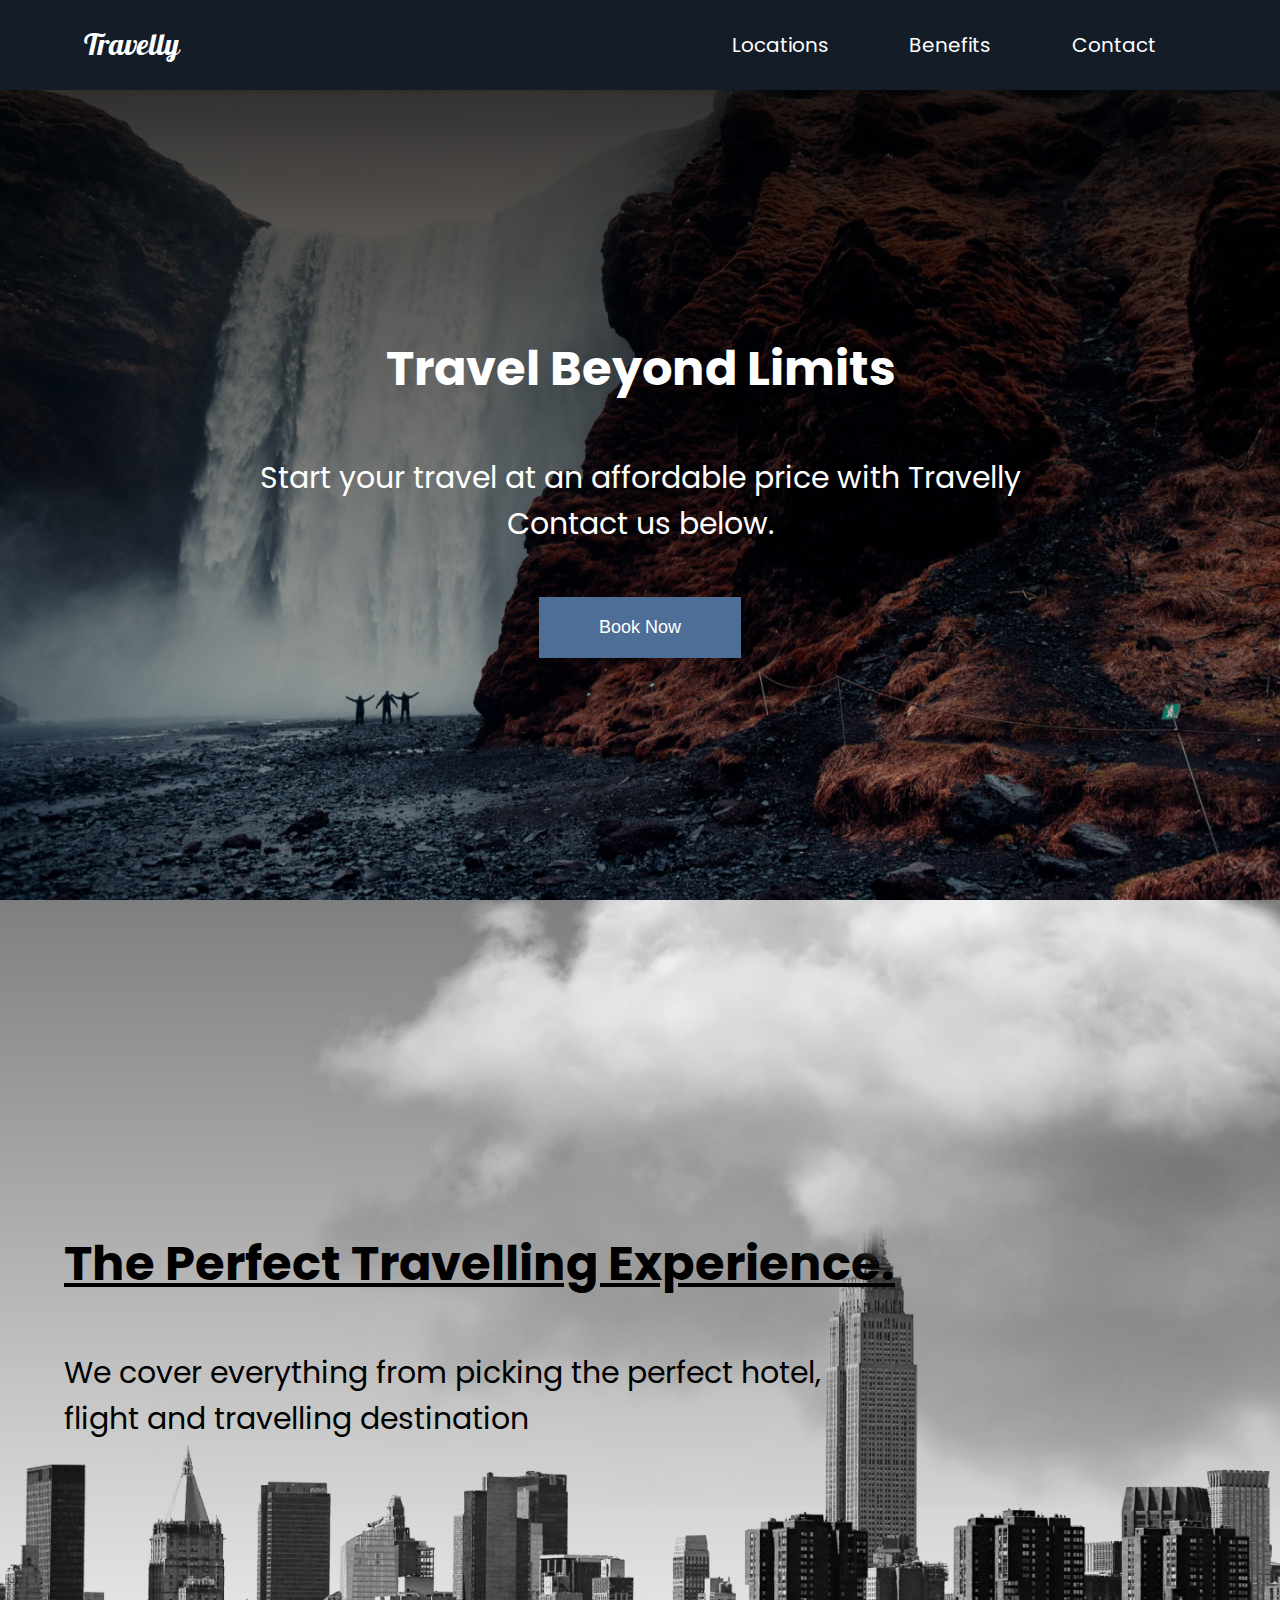
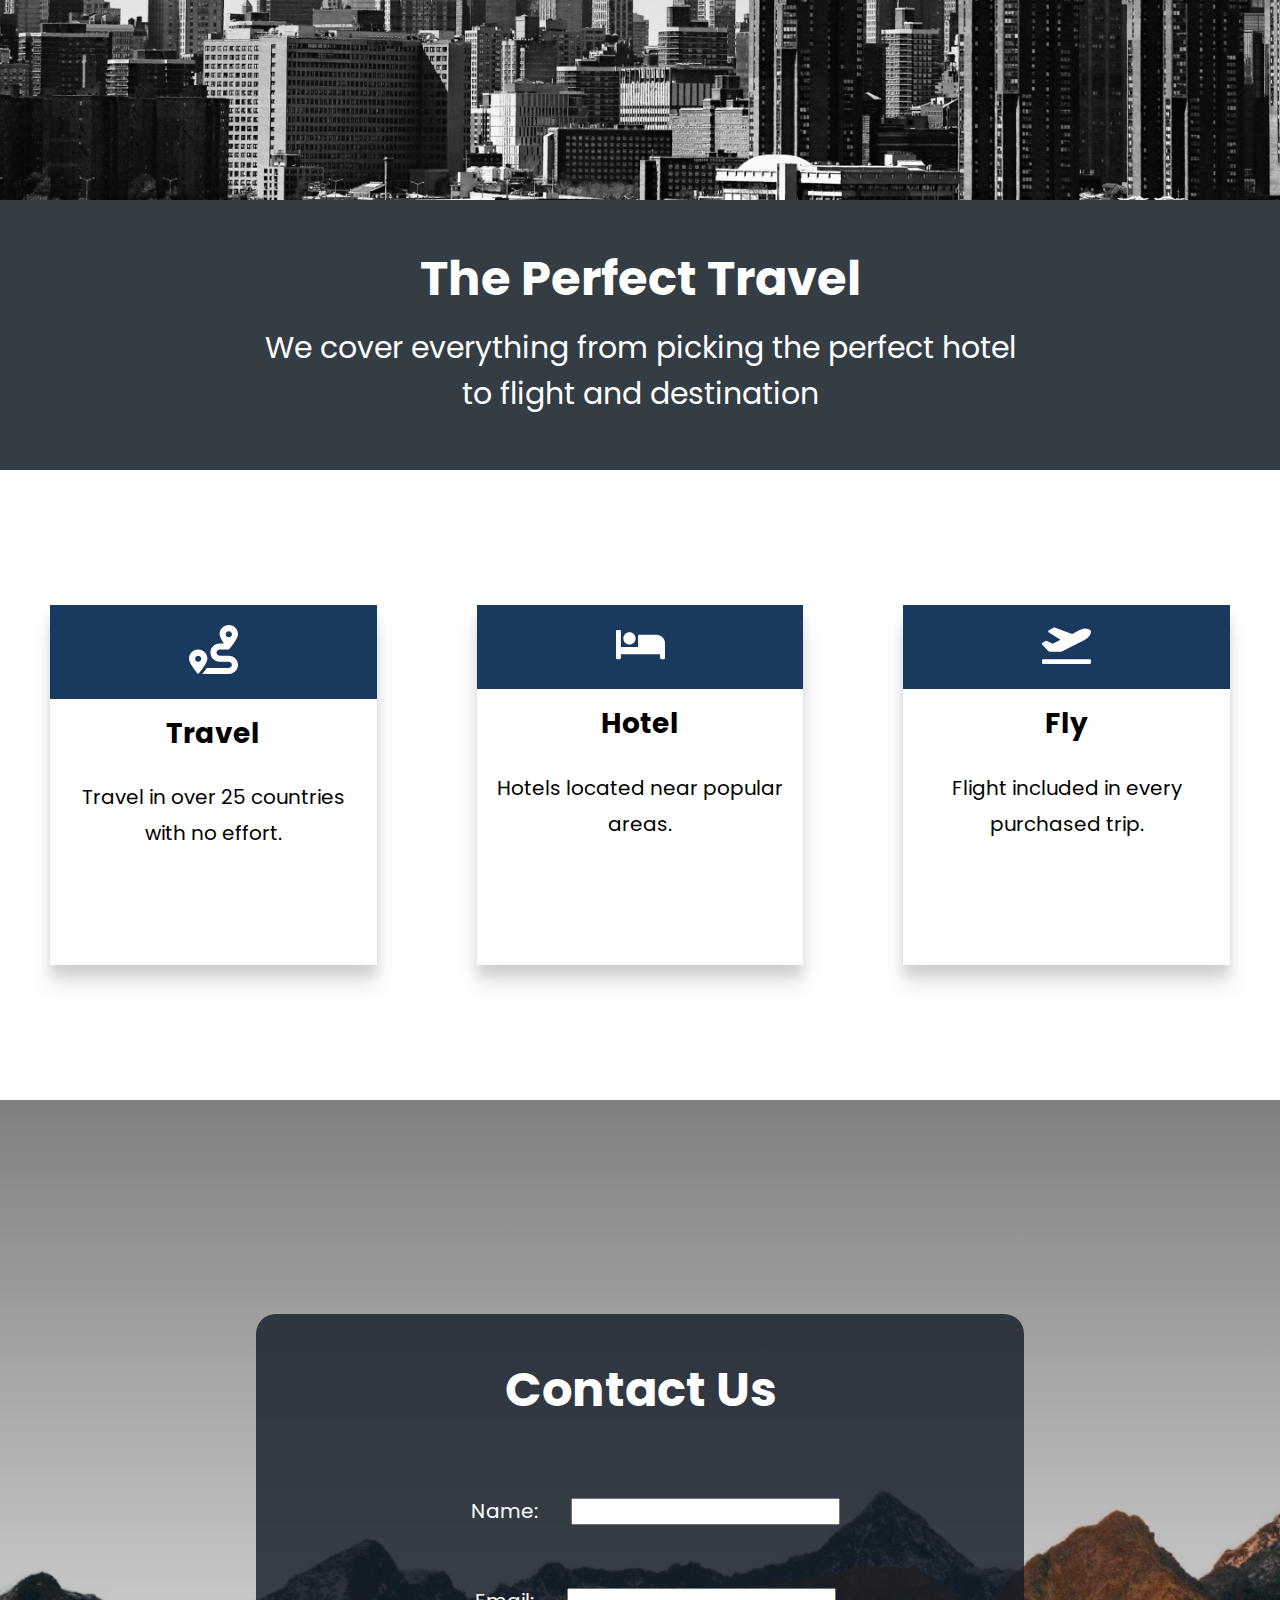
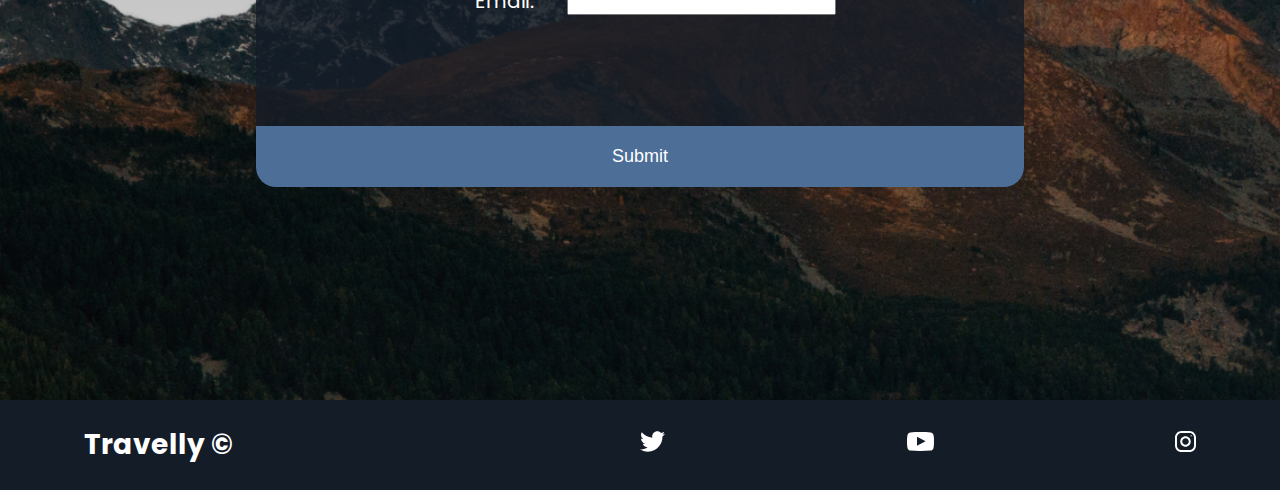
<file: HTML-CSS/Projects/Travelly/index.html>
<!DOCTYPE html>
<html lang="en">
  <head>
    <meta charset="UTF-8" />
    <meta name="viewport" content="width=device-width, initial-scale=1.0" />
    <meta
      name="description"
      content="Travelly is a travel agency website that helps you choose your vacation"
    />
    <meta name="robots" content="index,follow" />
    <link rel="icon" href="./icons/airplane.svg" />
    <link
      href="https://fonts.googleapis.com/css2?family=Pattaya&family=Poppins:wght@400;500&display=swap"
      rel="stylesheet"
    />
    <link rel="stylesheet" href="./style.css" />
    <title>Travelly | Travelling Agency</title>
  </head>
  <body>
    <header class="main-head">
      <nav>
        <h1 id="logo">Travelly</h1>
        <ul>
          <li><a href="#locations">Locations</a></li>
          <li><a href="#benefits">Benefits</a></li>
          <li><a href="#contact">Contact</a></li>
        </ul>
      </nav>
    </header>
    <main>
      <section>
        <section class="hero">
          <h2>Travel Beyond Limits</h2>
          <h3>
            Start your travel at an affordable price with Travelly <br />Contact
            us below.
          </h3>
          <button>Book Now</button>
        </section>
      </section>
      <section id="locations">
        <header class="locations-head">
          <h2>The Perfect Travelling Experience.</h2>
          <h3>
            We cover everything from picking the perfect hotel, <br />
            flight and travelling destination
          </h3>
          <img src="./img/cloud.png" class="moving-cloud-1 cloud" alt="" />
          <img src="./img/cloud.png" class="moving-cloud-2 cloud" alt="" />
        </header>
      </section>
      <section id="benefits">
        <header class="benefits-head">
          <h2>The Perfect Travel</h2>
          <h3>
            We cover everything from picking the perfect hotel <br />
            to flight and destination
          </h3>
        </header>
        <div class="cards">
          <div class="card">
            <div class="card-icon">
              <img src="./icons/route-solid.svg" alt="" />
            </div>
            <h4>Travel</h4>
            <p>Travel in over 25 countries with no effort.</p>
          </div>
          <div class="card">
            <div class="card-icon">
              <img src="./icons/bed-solid.svg" alt="" />
            </div>
            <h4>Hotel</h4>
            <p>Hotels located near popular areas.</p>
          </div>
          <div class="card">
            <div class="card-icon">
              <img src="./icons/plane-departure-solid.svg" alt="" />
            </div>
            <h4>Fly</h4>
            <p>Flight included in every purchased trip.</p>
          </div>
        </div>
      </section>
      <section id="contact">
        <div class="form-wrapper">
          <header class="form-head">
            <h2>Contact Us</h2>
          </header>
          <form action="https://formspree.io/mdowbbjr" method="POST">
            <div class="name-form">
              <label for="name">Name:</label>
              <input id="name" type="text" name="name" required />
            </div>
            <div class="email-form">
              <label for="email">Email:</label>
              <input id="email" type="email" name="_replyto" required />
            </div>
            <button type="submit" value="Send">Submit</button>
          </form>
        </div>
      </section>
    </main>
    <footer>
      <div class="footer-wrapper">
        <h5>Travelly &copy;</h5>
        <ul>
          <li>
            <a href="#" title="Twitter"
              ><img src="./icons/twitter.svg" alt="twitter-social-media"
            /></a>
          </li>
          <li>
            <a href="#" title="YouTube"
              ><img src="./icons/youtube.svg" alt="youtube-social-media"
            /></a>
          </li>
          <li>
            <a href="#" title="Instagram"
              ><img src="./icons/instagram.svg" alt="instagram-social-media"
            /></a>
          </li>
        </ul>
      </div>
    </footer>
  </body>
</html>

<!--
  Accessibility Checklist:
  Firefox inspect tool is great for this
  - Use HTML5 semantics (Screen Readers)
  - Contrast Check (Color Blindness)
  - Keyboard Only (Use outline-style / color button:focus, etc. Make sure everything can be used without a mouse)
  - Text (Make it readable [line-height / align-text / relative units for font size in browser])
  - Labels and Alt (alt tags on necessary graphics / input id's for clicking label)
 -->
</file>
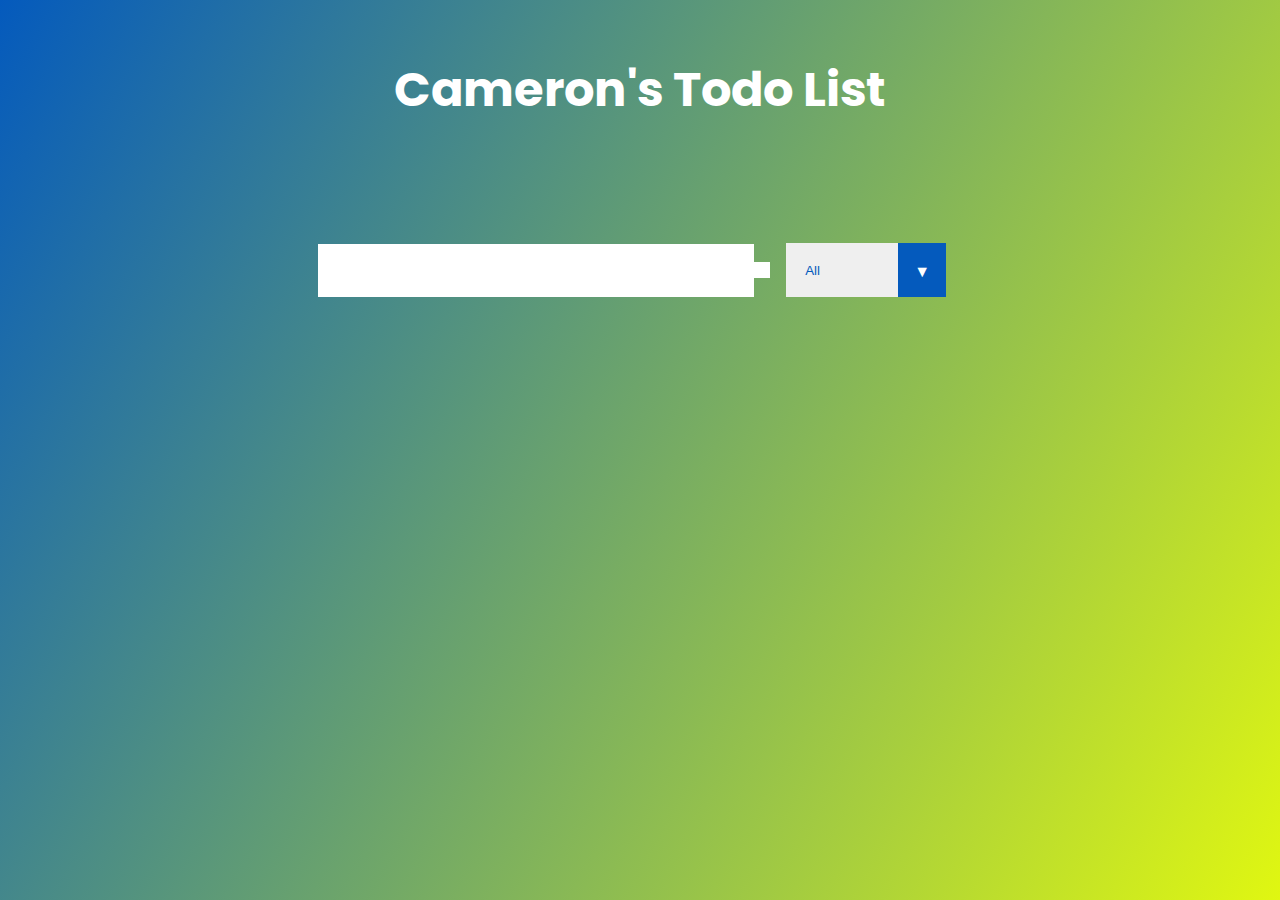
<file: JS/Projects/Todo Project/index.html>
<!DOCTYPE html>
<html lang="en">
  <head>
    <meta charset="UTF-8" />
    <meta name="viewport" content="width=device-width, initial-scale=1.0" />
    <link
      href="https://fonts.googleapis.com/css2?family=Poppins&display=swap"
      rel="stylesheet"
    />
    <link
      rel="stylesheet"
      href="https://cdnjs.cloudflare.com/ajax/libs/font-awesome/5.15.1/css/all.min.css"
      integrity="sha512-+4zCK9k+qNFUR5X+cKL9EIR+ZOhtIloNl9GIKS57V1MyNsYpYcUrUeQc9vNfzsWfV28IaLL3i96P9sdNyeRssA=="
      crossorigin="anonymous"
    />
    <link rel="stylesheet" href="./style.css" />
    <title>Todo List</title>
  </head>
  <body>
    <header>
      <h1>Cameron's Todo List</h1>
    </header>
    <form>
      <input type="text" class="todo-input" />
      <button class="todo-button" type="submit">
        <i class="fas fa-plus-square"></i>
      </button>
      <div class="select">
        <select name="todos" class="filter-todos">
          <option value="all">All</option>
          <option value="completed">Completed</option>
          <option value="uncompleted">Uncompleted</option>
        </select>
      </div>
    </form>
    <div class="todo-container">
      <ul class="todo-list"></ul>
    </div>

    <script src="./app.js"></script>
  </body>
</html>
</file>
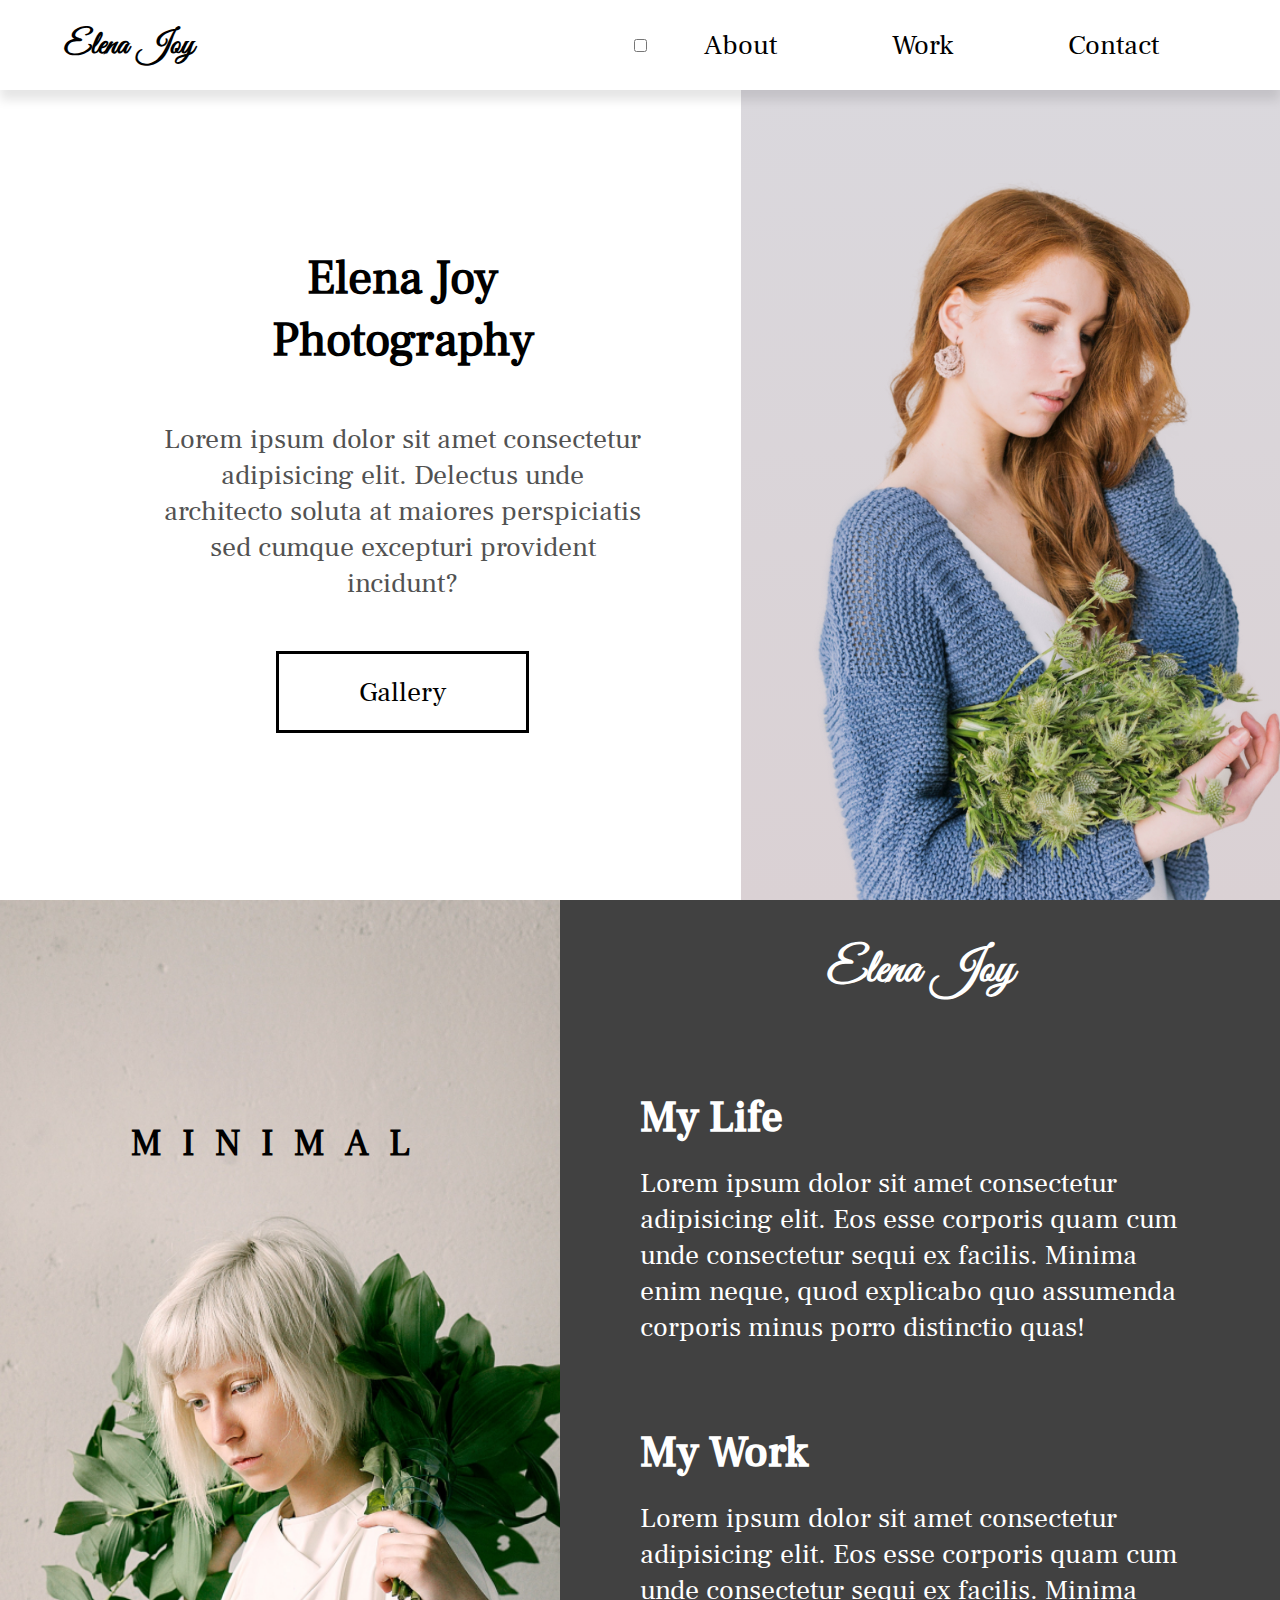
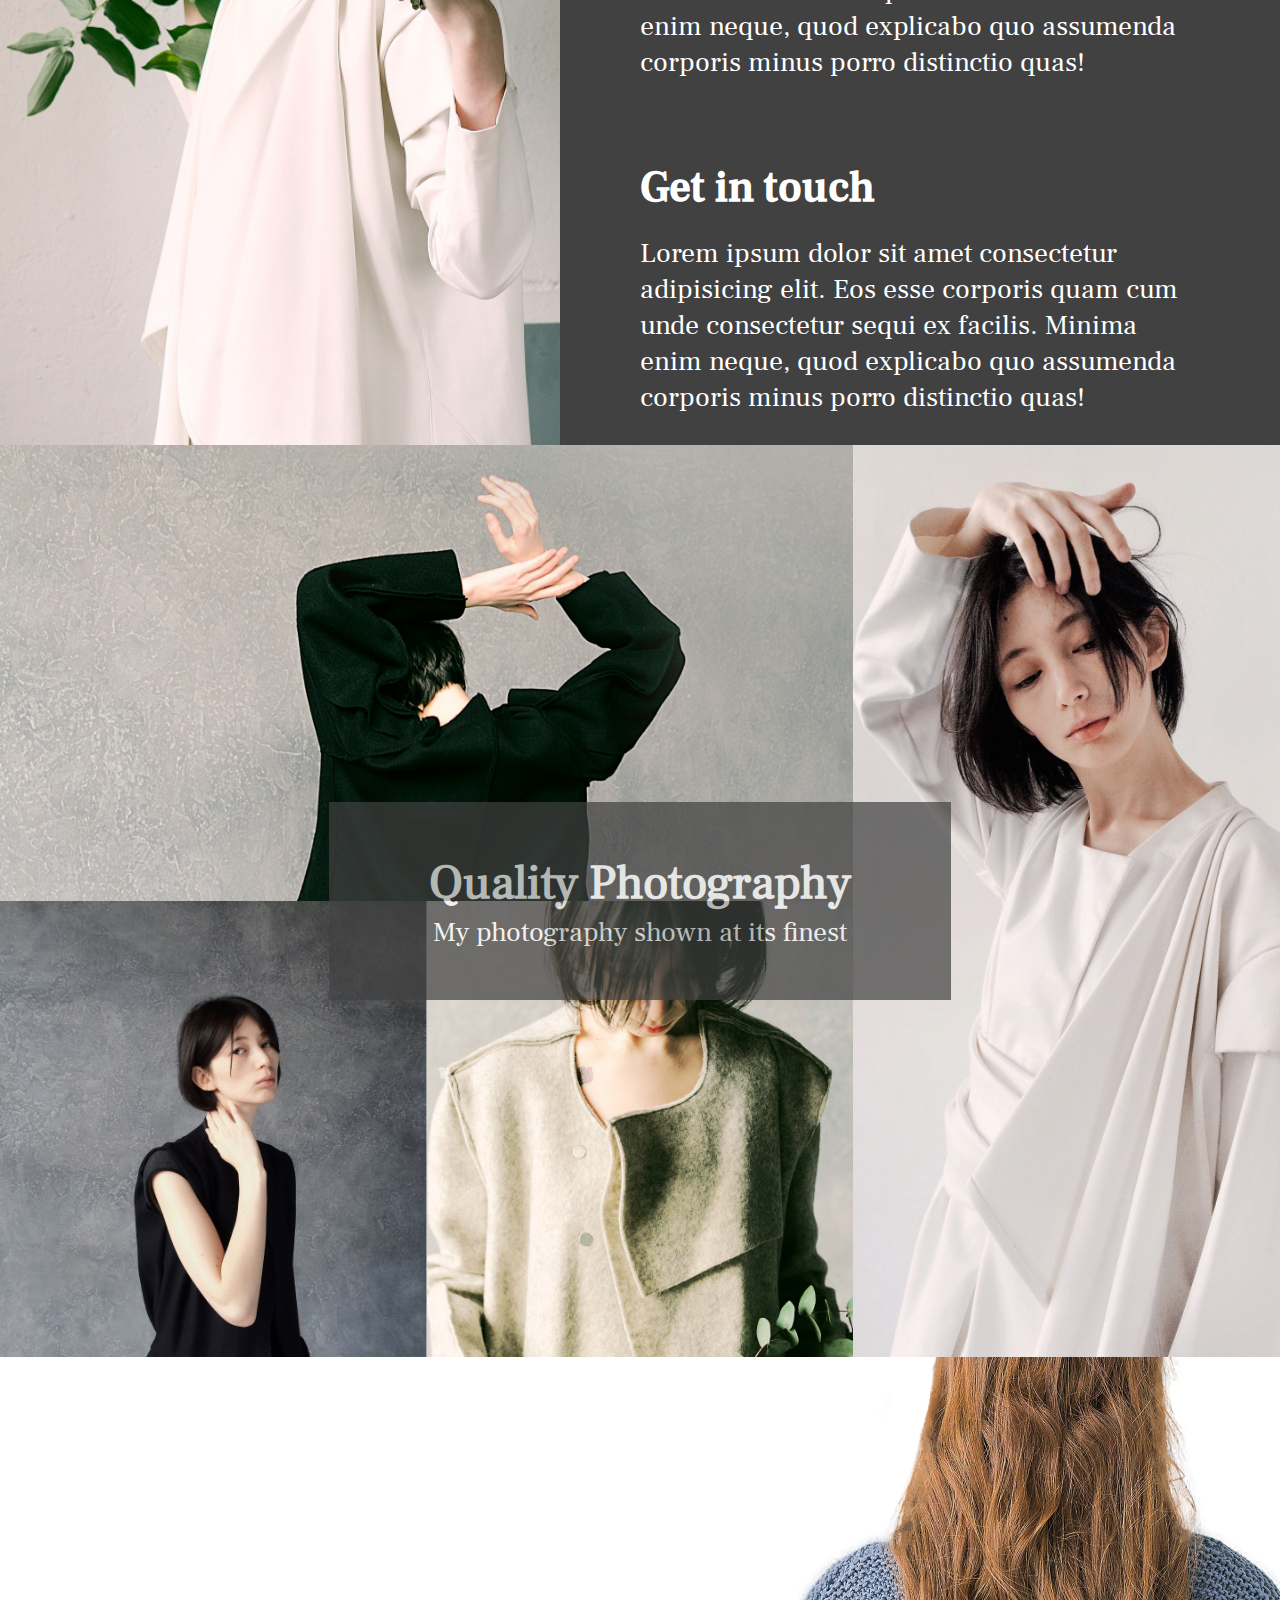
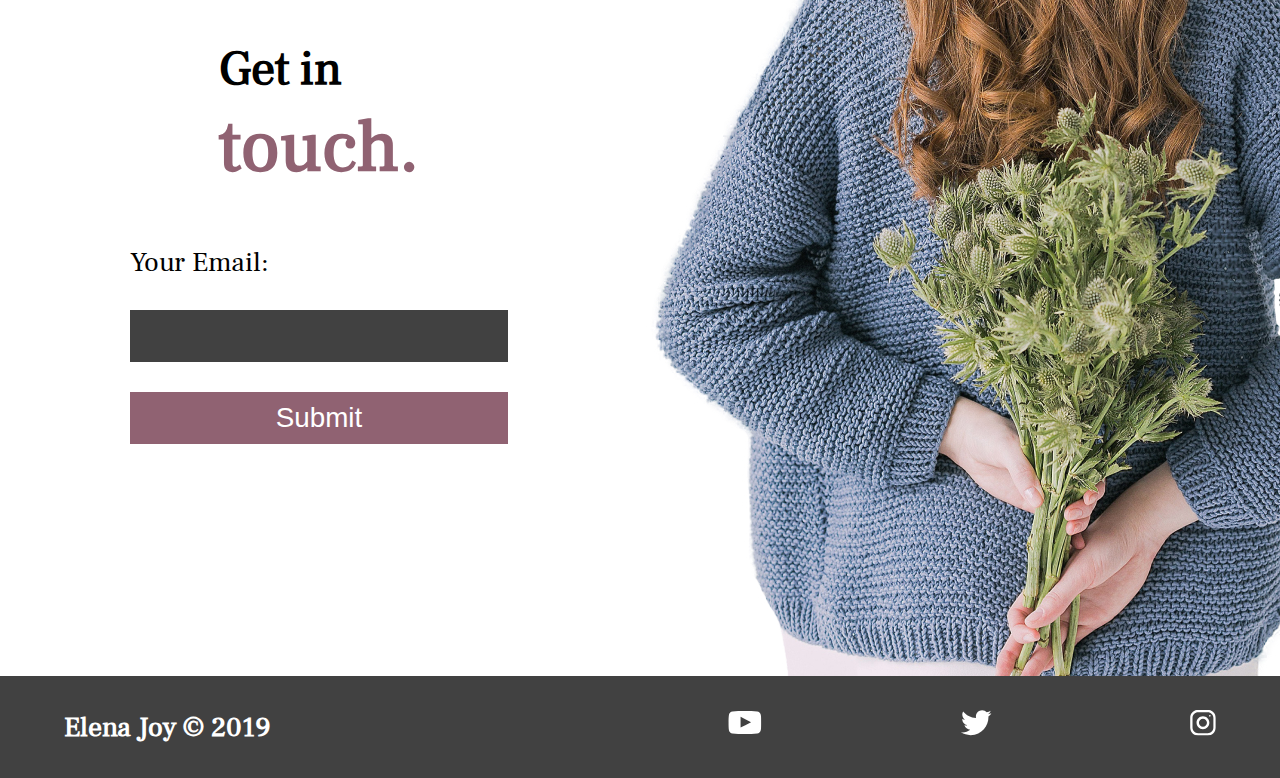
<file: HTML-CSS/Projects/Elena Joy Photography/index - burger hack.html>
<!DOCTYPE html>
<html lang="en">
  <head>
    <meta charset="UTF-8" />
    <meta name="viewport" content="width=device-width, initial-scale=1.0" />
    <meta http-equiv="X-UA-Compatible" content="ie=edge" />
    <meta
      name="description"
      content="Professional Photographer available for weddings and special events."
    />
    <meta name="robots" content="index,follow" />
    <link rel="stylesheet" href="./style.css" />
    <title>Elena Joy | Photographer</title>
  </head>
  <body>
    <header class="main-head">
      <nav>
        <h1 id="logo">Elena Joy</h1>
        <!-- BURGER MENU HACK -->
        <input type="checkbox" class="menu-check" />
        <ul class="nav-links">
          <li><a href="#about">About</a></li>
          <li><a href="#work">Work</a></li>
          <li><a href="#contact">Contact</a></li>
        </ul>
        <div class="burger">
          <span></span>
          <span></span>
          <span></span>
        </div>
      </nav>
    </header>
    <main>
      <section class="hero">
        <div class="hero-introduction flex">
          <h2>
            Elena Joy <br />
            Photography
          </h2>
          <p>
            Lorem ipsum dolor sit amet consectetur adipisicing elit. Delectus
            unde architecto soluta at maiores perspiciatis sed cumque excepturi
            provident incidunt?
          </p>
          <a href="#gallery">Gallery</a>
        </div>
        <div class="hero-images">
          <img
            class="hero-elena"
            src="./img/elena-joy.png"
            alt="Picture of Elena Joy"
          />
          <img src="./img/plant1.png" alt="" class="plant1 plant" />
          <img src="./img/plant2.png" alt="" class="plant2 plant" />
        </div>
      </section>
      <section id="about">
        <div class="about-image">
          <h5>MINIMAL</h5>
          <img src="./img/about-image.png" alt="Portrait picture" />
        </div>
        <div class="about-text flex">
          <h2>Elena Joy</h2>
          <div class="about-life">
            <h3>My Life</h3>
            <p>
              Lorem ipsum dolor sit amet consectetur adipisicing elit. Eos esse
              corporis quam cum unde consectetur sequi ex facilis. Minima enim
              neque, quod explicabo quo assumenda corporis minus porro
              distinctio quas!
            </p>
          </div>
          <div class="about-work" id="work">
            <h3>My Work</h3>
            <p>
              Lorem ipsum dolor sit amet consectetur adipisicing elit. Eos esse
              corporis quam cum unde consectetur sequi ex facilis. Minima enim
              neque, quod explicabo quo assumenda corporis minus porro
              distinctio quas!
            </p>
          </div>
          <div class="about-contact">
            <h3>Get in touch</h3>
            <p>
              Lorem ipsum dolor sit amet consectetur adipisicing elit. Eos esse
              corporis quam cum unde consectetur sequi ex facilis. Minima enim
              neque, quod explicabo quo assumenda corporis minus porro
              distinctio quas!
            </p>
          </div>
        </div>
      </section>
      <section class="gallery">
        <header class="gallery-head">
          <h2>Quality Photography</h2>
          <p>My photography shown at its finest</p>
        </header>
        <img class="gallery1" src="./img/gallery-1.jpg" alt="Gallery Image 1" />
        <img class="gallery2" src="./img/gallery-2.jpg" alt="Gallery Image 2" />
        <img class="gallery3" src="./img/gallery-3.jpg" alt="Gallery Image 3" />
        <img class="gallery4" src="./img/gallery-4.jpg" alt="Gallery Image 4" />
      </section>
      <section id="contact">
        <div class="form-wrapper flex">
          <h2>
            Get in<br />
            <span>touch.</span>
          </h2>
          <form>
            <label for="email">Your Email:</label>
            <input type="email" id="email" required />
            <button type="submit">Submit</button>
          </form>
        </div>
        <img src="./img/contact-image.jpg" alt="Elena Joy" />
      </section>
    </main>
    <footer>
      <h4>Elena Joy &copy; 2019</h4>
      <ul>
        <li>
          <a href="#"><img src="./img/youtube-symbol 1.svg" alt="YouTube" /></a>
        </li>
        <li>
          <a href="#"><img src="./img/twitter 1.svg" alt="Twitter" /></a>
        </li>
        <li>
          <a href="#"><img src="./img/instagram 1.svg" alt="Instagram" /></a>
        </li>
      </ul>
    </footer>
  </body>
</html>
</file>
<file: HTML-CSS/Portfolio/styles/style.css>
* {
  margin: 0;
  padding: 0;
  -webkit-box-sizing: border-box;
          box-sizing: border-box;
}

html {
  font-size: 62.5%;
}

body {
  font-family: "Montserrat", sans-serif;
}

h1 {
  font-size: 2.5rem;
}

li,
button,
label,
input,
p,
a {
  font-size: 2.5rem;
}

h2 {
  font-size: 4rem;
}

h3 {
  font-size: 2.5rem;
}

h4,
h5 {
  font-size: 2rem;
}

ul {
  list-style: none;
}

a {
  text-decoration: none;
  color: #2c2c2c;
}

.main-head {
  width: 95%;
  margin: 0 0 0 auto;
}

nav {
  display: -webkit-box;
  display: -ms-flexbox;
  display: flex;
  -webkit-box-pack: justify;
      -ms-flex-pack: justify;
          justify-content: space-between;
  -webkit-box-align: center;
      -ms-flex-align: center;
          align-items: center;
  -webkit-box-orient: horizontal;
  -webkit-box-direction: normal;
      -ms-flex-direction: row;
          flex-direction: row;
  min-height: 10vh;
  width: 60%;
  -ms-flex-wrap: wrap;
      flex-wrap: wrap;
}

nav .logo {
  display: -webkit-box;
  display: -ms-flexbox;
  display: flex;
  -webkit-box-pack: start;
      -ms-flex-pack: start;
          justify-content: flex-start;
  -webkit-box-align: center;
      -ms-flex-align: center;
          align-items: center;
  -webkit-box-orient: horizontal;
  -webkit-box-direction: normal;
      -ms-flex-direction: row;
          flex-direction: row;
  -webkit-box-flex: 1;
      -ms-flex: 1 1 10rem;
          flex: 1 1 10rem;
}

nav .logo h1 {
  margin: 2rem;
}

nav ul {
  display: -webkit-box;
  display: -ms-flexbox;
  display: flex;
  -ms-flex-pack: distribute;
      justify-content: space-around;
  -webkit-box-align: center;
      -ms-flex-align: center;
          align-items: center;
  -webkit-box-orient: horizontal;
  -webkit-box-direction: normal;
      -ms-flex-direction: row;
          flex-direction: row;
  -webkit-box-flex: 1;
      -ms-flex: 1 1 40rem;
          flex: 1 1 40rem;
}

.intro {
  min-height: 90vh;
  width: 90%;
  margin: auto;
  -ms-flex-wrap: wrap;
      flex-wrap: wrap;
  display: -webkit-box;
  display: -ms-flexbox;
  display: flex;
  -webkit-box-pack: justify;
      -ms-flex-pack: justify;
          justify-content: space-between;
  -webkit-box-align: center;
      -ms-flex-align: center;
          align-items: center;
  -webkit-box-orient: horizontal;
  -webkit-box-direction: normal;
      -ms-flex-direction: row;
          flex-direction: row;
}

.intro h2 {
  font-size: 8rem;
  padding-top: 2rem;
  background: -webkit-gradient(linear, left top, right top, from(#38d39f), to(#38a4d3));
  background: linear-gradient(left, #38d39f, #38a4d3);
  -webkit-background-clip: text;
  background-clip: text;
  -webkit-text-fill-color: transparent;
  display: inline-block;
}

.intro h3 {
  font-size: 6rem;
  padding: 2rem 0rem;
}

.intro p {
  padding-top: 2rem;
  color: #2c2c2c;
}

.intro-text,
.intro-images {
  -webkit-box-flex: 1;
      -ms-flex: 1 1 40rem;
          flex: 1 1 40rem;
}

.intro-social {
  margin-top: 4rem;
}

.intro-social a {
  margin-right: 5rem;
}

.active {
  background: #2c2c2c;
  color: white;
  padding: 1rem 3rem;
  border-radius: 2rem;
}

.splash {
  position: absolute;
  top: 0%;
  right: 0%;
  height: 100%;
  z-index: -1;
}

#plant-left {
  -webkit-animation: plant 1.5s ease infinite alternate;
          animation: plant 1.5s ease infinite alternate;
}

#plant-right {
  -webkit-animation: plant 1.5s ease infinite alternate 0.75s;
          animation: plant 1.5s ease infinite alternate 0.75s;
}

#me {
  -webkit-animation: me 1s ease infinite alternate;
          animation: me 1s ease infinite alternate;
  -webkit-transform-origin: bottom;
          transform-origin: bottom;
}

#clock {
  -webkit-transform: translateY(5px);
          transform: translateY(5px);
}

#clock-arrow {
  -webkit-animation: clock 1.5s infinite linear;
          animation: clock 1.5s infinite linear;
  transform-box: fill-box;
  -webkit-transform-origin: bottom;
          transform-origin: bottom;
  -webkit-transform: translateY(5px);
          transform: translateY(5px);
}

@-webkit-keyframes plant {
  from {
    -webkit-transform: translateY(0%);
            transform: translateY(0%);
  }
  to {
    -webkit-transform: translateY(-30%);
            transform: translateY(-30%);
  }
}

@keyframes plant {
  from {
    -webkit-transform: translateY(0%);
            transform: translateY(0%);
  }
  to {
    -webkit-transform: translateY(-30%);
            transform: translateY(-30%);
  }
}

@-webkit-keyframes me {
  from {
    -webkit-transform: rotateZ(-5deg);
            transform: rotateZ(-5deg);
  }
  to {
    -webkit-transform: rotateZ(5deg);
            transform: rotateZ(5deg);
  }
}

@keyframes me {
  from {
    -webkit-transform: rotateZ(-5deg);
            transform: rotateZ(-5deg);
  }
  to {
    -webkit-transform: rotateZ(5deg);
            transform: rotateZ(5deg);
  }
}

@-webkit-keyframes clock {
  from {
    -webkit-transform: rotateZ(0deg);
            transform: rotateZ(0deg);
  }
  to {
    -webkit-transform: rotateZ(360deg);
            transform: rotateZ(360deg);
  }
}

@keyframes clock {
  from {
    -webkit-transform: rotateZ(0deg);
            transform: rotateZ(0deg);
  }
  to {
    -webkit-transform: rotateZ(360deg);
            transform: rotateZ(360deg);
  }
}

.projects {
  width: 90%;
  margin: auto;
  min-height: 90vh;
  display: -webkit-box;
  display: -ms-flexbox;
  display: flex;
  -webkit-box-pack: justify;
      -ms-flex-pack: justify;
          justify-content: space-between;
  -webkit-box-align: center;
      -ms-flex-align: center;
          align-items: center;
  -webkit-box-orient: horizontal;
  -webkit-box-direction: normal;
      -ms-flex-direction: row;
          flex-direction: row;
  text-align: center;
  -ms-flex-wrap: wrap;
      flex-wrap: wrap;
}

.projects h2 {
  margin: 5rem;
}

.travelly,
.elena {
  -webkit-box-flex: 1;
      -ms-flex: 1 1 40rem;
          flex: 1 1 40rem;
}

.form-section {
  min-height: 80vh;
  display: -webkit-box;
  display: -ms-flexbox;
  display: flex;
  -webkit-box-pack: center;
      -ms-flex-pack: center;
          justify-content: center;
  -webkit-box-align: center;
      -ms-flex-align: center;
          align-items: center;
  -webkit-box-orient: horizontal;
  -webkit-box-direction: normal;
      -ms-flex-direction: row;
          flex-direction: row;
  margin-top: 3rem;
}

.form-section form {
  padding: 3rem 10rem;
  -webkit-box-shadow: 0px 10px 10px rgba(0, 0, 0, 0.2), 0px 20px 40px rgba(0, 0, 0, 0.2);
          box-shadow: 0px 10px 10px rgba(0, 0, 0, 0.2), 0px 20px 40px rgba(0, 0, 0, 0.2);
  display: -webkit-box;
  display: -ms-flexbox;
  display: flex;
  -webkit-box-pack: center;
      -ms-flex-pack: center;
          justify-content: center;
  -webkit-box-align: center;
      -ms-flex-align: center;
          align-items: center;
  -webkit-box-orient: vertical;
  -webkit-box-direction: normal;
      -ms-flex-direction: column;
          flex-direction: column;
  border-radius: 2rem;
}

.form-section form input,
.form-section form textarea {
  margin: 2rem;
}

.form-section form inputfocus,
.form-section form textareafocus {
  outline: 2px solid black;
}

.form-section form textarea {
  font-family: "Monserrat", sans-serif;
  font-size: 2rem;
}

.form-section form button {
  width: 100%;
  padding: 2rem;
  background: #154353;
  color: white;
}

.form-section form button:focus {
  background: #33696b;
}

footer {
  background: #154353;
  color: white;
  min-height: 10vh;
  padding: 0% 5%;
  display: -webkit-box;
  display: -ms-flexbox;
  display: flex;
  -webkit-box-pack: start;
      -ms-flex-pack: start;
          justify-content: flex-start;
  -webkit-box-align: center;
      -ms-flex-align: center;
          align-items: center;
  -webkit-box-orient: horizontal;
  -webkit-box-direction: normal;
      -ms-flex-direction: row;
          flex-direction: row;
}

footer ul {
  -webkit-box-flex: 1;
      -ms-flex: 1 1 40rem;
          flex: 1 1 40rem;
  display: -webkit-box;
  display: -ms-flexbox;
  display: flex;
  -ms-flex-pack: distribute;
      justify-content: space-around;
  -webkit-box-align: center;
      -ms-flex-align: center;
          align-items: center;
  -webkit-box-orient: horizontal;
  -webkit-box-direction: normal;
      -ms-flex-direction: row;
          flex-direction: row;
}

footer h4 {
  -webkit-box-flex: 1;
      -ms-flex: 1 1 40rem;
          flex: 1 1 40rem;
}

@media screen and (max-width: 1350px) {
  html {
    font-size: 53%;
  }
  .splash {
    display: none;
  }
  svg {
    width: 80%;
  }
  nav {
    width: 100%;
  }
}

@media screen and (max-width: 754px) {
  html {
    font-size: 45%;
  }
  svg {
    height: 60%;
  }
  .main-head {
    width: 100%;
  }
  nav .logo {
    display: -webkit-box;
    display: -ms-flexbox;
    display: flex;
    -webkit-box-pack: center;
        -ms-flex-pack: center;
            justify-content: center;
    -webkit-box-align: center;
        -ms-flex-align: center;
            align-items: center;
    -webkit-box-orient: vertical;
    -webkit-box-direction: normal;
        -ms-flex-direction: column;
            flex-direction: column;
    -webkit-box-flex: 1;
        -ms-flex: 1 1 20rem;
            flex: 1 1 20rem;
    margin-top: 2rem;
    text-align: center;
  }
  nav ul {
    -webkit-box-flex: 1;
        -ms-flex: 1 1 60rem;
            flex: 1 1 60rem;
    margin: 2rem 0rem;
  }
  .intro-text {
    margin-top: 5rem;
    text-align: center;
  }
  .intro-images {
    text-align: center;
  }
  .intro-social {
    display: -webkit-box;
    display: -ms-flexbox;
    display: flex;
    -webkit-box-pack: center;
        -ms-flex-pack: center;
            justify-content: center;
    -webkit-box-align: center;
        -ms-flex-align: center;
            align-items: center;
    -webkit-box-orient: horizontal;
    -webkit-box-direction: normal;
        -ms-flex-direction: row;
            flex-direction: row;
  }
  .intro-social a {
    margin: 2rem;
  }
  .elena,
  .travelly {
    -webkit-box-flex: 1;
        -ms-flex: 1 1 50rem;
            flex: 1 1 50rem;
  }
  .elena img,
  .travelly img {
    width: 100%;
    height: 100%;
  }
  form {
    padding: 0rem;
    width: 100%;
  }
}
/*# sourceMappingURL=style.css.map */
</file>
<file: HTML-CSS/Projects/Elena Joy Photography/style.css>
/*----------------------- GLOBAL STYLES -----------------------*/
* {
  margin: 0;
  padding: 0;
  box-sizing: border-box;
}
html {
  font-size: 62.5%;
  --background-color: #414141;
  --special-color: #906272;
  --gray-text: #525252;
  --header1: calc(2rem + 1vw);
  --header2: calc(3.5rem + 1vw);
  --header3: calc(3rem + 1vw);
  --header4: calc(2.4rem + 1vw);
  --text: calc(1.5rem + 1vw);
  --big: calc(6rem + 1vw);
  scroll-behavior: smooth;
}
h1 {
  font-size: var(--header1);
}
li,
button,
label,
input,
p,
a {
  font-size: var(--text);
}
h2 {
  font-size: var(--header2);
}
h3 {
  font-size: var(--header3);
}
h4,
h5 {
  font-size: var(--header4);
}
ul {
  list-style: none;
}
a {
  text-decoration: none;
  color: black;
}
.flex {
  display: flex;
  flex-direction: column;
  justify-content: center;
  align-items: center;
}
body {
  font-family: "Ruhl", sans-serif;
  animation: opening 1s ease-in-out;
}
h1 {
  font-family: "Vibes", sans-serif;
}

/* Fonts */
@font-face {
  font-family: "Ruhl";
  src: url("./fonts/FrankRuhlLibre-Regular.ttf");
}
@font-face {
  font-family: "Ruhl Medium";
  src: url("./fonts/FrankRuhlLibre-Medium.ttf");
}
@font-face {
  font-family: "Vibes";
  src: url("./fonts/GreatVibes-Regular.ttf");
}

/* NAV SECTION */
.main-head {
  box-shadow: 0px 10px 10px rgba(0, 0, 0, 0.1);
  z-index: 2;
  position: relative;
}
nav {
  width: 90%;
  margin: auto;
  display: flex;
  align-items: center;
  min-height: 10vh;
  padding: 2rem 0rem;
}
#logo {
  flex: 1 1 20rem;
}
.nav-links {
  display: flex;
  justify-content: space-around;
  flex: 1 1 20rem;
}

/*----------------------- HERO SECTION -----------------------*/
.hero {
  min-height: 90vh;
  width: 95%;
  margin: 0 0 0 auto;
  display: flex;
  flex-wrap: wrap;
  overflow: hidden;
}

/* Introduction */
.hero-introduction {
  flex: 2 1 40rem;
  text-align: center;
}
.hero-introduction p {
  padding: 5rem 10rem;
  color: var(--gray-text);
}
.hero-introduction h2 {
  padding-top: 3rem;
}
.hero-introduction a {
  padding: 2rem 8rem;
  border: 3px solid black;
  margin-bottom: 4rem;
}

/* Images */
.hero-images {
  flex: 1 1 40rem;
  background: linear-gradient(#dad8dd, #dad1d4);
  position: relative;
  z-index: 1;
}
.hero-elena {
  width: 100%;
  height: 100%;
  object-fit: cover;
}

/* Plants */
.plant {
  position: absolute;
  bottom: 0;
  left: -20%;
  z-index: -1;
  transform: translateY(10%) rotateZ(-10deg) rotateX(90deg);
  animation: plant-entrance 1.5s ease-in-out 0.5s forwards,
    plant-shake 2.5s infinite ease-in-out alternate-reverse 2s;
  transform-origin: bottom;
  max-height: 85%;
}
.plant2 {
  left: 40%;
}

/*----------------------- ABOUT SECTION -----------------------*/
#about {
  min-height: 100vh;
  display: flex;
  flex-wrap: wrap;
}

/* Text */
.about-text {
  background: var(--background-color);
  color: white;
  flex: 2 1 40rem;
  justify-content: space-around;
}
.about-text div {
  padding: 3rem 8rem;
}
.about-text h3 {
  padding: 2rem 0rem;
  font-family: "Ruhl Medium";
}
.about-text h2 {
  padding: 4rem;
  font-family: "Vibes";
}

/* Image */
.about-image {
  position: relative;
  flex: 1 1 40rem;
}
.about-image h5 {
  position: absolute;
  letter-spacing: 2rem;
  top: 20%;
  left: 50%;
  transform: translate(-50%, -20%);
}
.about-image img {
  width: 100%;
  height: 100%;
  object-fit: cover;
}

/*----------------------- GALLERY -----------------------*/
.gallery {
  display: grid;
  min-height: 100vh;
  grid-template-columns: repeat(3, 1fr);
  position: relative;
}
.gallery img {
  width: 100%;
  height: 100%;
  object-fit: cover;
}
.gallery1 {
  grid-column: 1/3;
}
.gallery2 {
  grid-column: 3/4;
  grid-row: 1/3;
}
.gallery-head {
  position: absolute;
  top: 50%;
  left: 50%;
  transform: translate(-50%, -50%);
  color: white;
  background: var(--background-color);
  padding: 5rem 10rem;
  text-align: center;
  opacity: 0.7;
}

/*----------------------- CONTACT SECTION -----------------------*/
#contact {
  min-height: 90vh;
  display: flex;
  flex-wrap: wrap;
}
#contact img {
  flex: 1 1 40rem;
}

.form-wrapper {
  flex: 3 1 40rem;
}
.form-wrapper h2 {
  margin: 5rem 0rem;
}
.form-wrapper span {
  font-size: var(--big);
  color: var(--special-color);
}
.form-wrapper label {
  display: block;
}
.form-wrapper input {
  display: block;
  margin: 3rem 0rem;
  background: var(--background-color);
  color: white;
  border: none;
  padding: 1rem;
}
.form-wrapper button {
  width: 100%;
  padding: 1rem 8rem;
  background: var(--special-color);
  color: white;
  border: none;
}

/*----------------------- FOOTER SECTION -----------------------*/
footer {
  background: var(--background-color);
  color: white;
  display: flex;
  padding: 3rem 5%;
  align-items: center;
  flex-wrap: wrap;
}
footer ul {
  display: flex;
  flex: 1 1 40rem;
  justify-content: space-between;
  align-items: center;
}
footer h4 {
  flex: 3 1 40rem;
  font-size: var(--text);
}

/*----------------------- ANIMATIONS -----------------------*/
/*Opening Fade */
@keyframes opening {
  from {
    opacity: 0;
  }
  to {
    opacity: 1;
  }
}

/* Plant Animations */
@keyframes plant-entrance {
  from {
    transform: translateY(10%) rotateZ(-10deg) rotateX(90deg);
  }
  to {
    transform: translateY(0%) rotateZ(0deg) rotateX(0deg);
  }
}
@keyframes plant-shake {
  from {
    transform: rotateZ(-5deg);
  }
  to {
    transform: rotateZ(0deg);
  }
}

/*----------------------- BURGER MENU HACK -----------------------*/
.burger {
  display: none;
}

/*----------------------- MEDIA QUERIES -----------------------*/
@media screen and (max-width: 1058px) {
  /* Hero Section */
  .hero {
    width: 100%;
  }
  .hero-introduction p {
    padding: 5rem 3rem;
  }

  /* Burger Menu */
  .burger {
    position: relative;
    display: block;
    cursor: pointer;
  }
  .burger span {
    padding: 0.2rem 2rem;
    background: var(--gray-text);
    margin: 0.5rem 0rem;
    display: block;
    transition: all 0.5s ease;
  }
  .nav-links a {
    color: white;
    font-size: var(--header3);
    text-decoration: underline;
  }
  .nav-links {
    background: var(--background-color);
    position: fixed;
    width: 100%;
    height: 100%;
    top: 0;
    left: 100%;
    flex-direction: column;
    align-items: center;
    transition: transform 1s ease;
  }
  .nav-open {
    transform: translate(-100%);
  }
  .toggle .line1 {
    transform: rotateZ(45deg) translateY(300%);
    background: white;
  }
  .toggle .line2 {
    opacity: 0;
  }
  .toggle .line3 {
    transform: rotateZ(-45deg) translateY(-300%);
    background: white;
  }

  /* About Section */
  .about-text div {
    padding: 3rem 3rem;
  }

  /* Gallery */
  .gallery img {
    grid-row: auto;
    grid-column: auto;
  }
  .gallery {
    grid-template-columns: repeat(auto-fit, minmax(30rem, 1fr));
  }

  /* Contact Section */
  #contact img {
    display: none;
  }

  /* Footer */
  footer ul {
    order: 1;
  }
  footer h4 {
    order: 2;
    text-align: center;
    padding: 1rem;
  }
}

/* 
Can limit the growth of sizes if you want to.

@media screen and (min-width: 1700px) {
  html {
    --header1: 3rem;
    --header2: 4.5rem;
    --header3: 3.5rem;
    --header5: 2.5rem;
    --big: 6rem;
  }
} */
</file>
<file: HTML-CSS/Projects/Travelly/style.css>
/* GLOBAL STYLES */
* {
  margin: 0;
  padding: 0;
  box-sizing: border-box;
}
html {
  font-size: 62.5%;
}
body {
  font-family: "Poppins", sans-serif;
}
h1 {
  font-size: 3rem;
}
li,
button,
label,
input,
p {
  font-size: 2rem;
}
h2 {
  font-size: 4.8rem;
}
h3 {
  font-size: 3rem;
  font-weight: normal;
}
h4,
h5 {
  font-size: 2.8rem;
}
a {
  color: white;
  text-decoration: none;
}
button {
  padding: 2rem 6rem;
  background: #4c6e97;
  border: none;
  color: white;
  font-size: 1.8rem;
  cursor: pointer;
  transition: background 0.5s ease-in-out; /* all */
}
button:hover {
  background: #1a395f;
  /* font-size: 2.6rem; */
}
button:focus {
  background: #002c61;
  outline-style: solid;
}

/* NAV SECTION WITH HERO */

.main-head {
  background: #131c27;
  color: white;
  position: sticky;
  top: 0;
  z-index: 5;
}
nav {
  display: flex;
  width: 90%;
  margin: auto;
  padding: 2rem;
  min-height: 10vh;
  align-items: center;
  flex-wrap: wrap;
}

nav ul {
  display: flex;
  flex: 1 1 40rem;
  justify-content: space-around;
  list-style: none;
}
#logo {
  flex: 2 1 40rem;
  font-family: "Pattaya", sans-serif;
  font-weight: normal;
}

.hero {
  min-height: 90vh;
  background: linear-gradient(rgba(0, 0, 0, 0.8), transparent),
    url("./img/landing-page.jpg");
  background-repeat: no-repeat;
  background-size: cover;
  background-position: center;
  color: white;
  display: flex;
  flex-direction: column;
  align-items: center;
  justify-content: center;
  text-align: center;
}
.hero h3 {
  padding: 5rem;
}

/* LOCATION SECTION */

#locations {
  min-height: 100vh;
  background: linear-gradient(rgba(0, 0, 0, 0.5), transparent),
    url(./img/new-york-page.png);
  background-size: cover;
  background-position: center;
  display: flex;
  align-items: center;
  position: relative;
  overflow: hidden;
}
.locations-head {
  /* This is a margin hack to move text where I want */
  width: 90%;
  margin: auto;
}
.locations-head h2 {
  padding: 1rem 0rem;
  text-decoration: underline;
  /* 
  Not supported by Chrome
  */
  /* text-decoration-thickness: 0.5rem; */
}
.locations-head h3 {
  padding: 4rem 0rem;
  /*
  clip and fill color not supported by Chrome. Download Firefox
  */
  /* background: linear-gradient(#131c27, #663b34);
  background-clip: text;
  -webkit-text-fill-color: transparent; */
}

.cloud {
  position: absolute;
  top: 0%;
  right: 0%;
  animation: cloudAnimation 6s infinite alternate ease-in-out;
}
.moving-cloud-2 {
  top: 20%;
  z-index: -1;
  opacity: 0.5;
}

/* Lots of cool animation properties like forwards, alternate, etc. */
@keyframes cloudAnimation {
  from {
    transform: translate(10%, -10%);
  }
  to {
    transform: translate(0%, 0%);
  }
  /* 
  Alternative
  0% {
    background: lightblue;
  }
  25% {
    background: rgb(112, 202, 231);
  }
  100% {
    background: rgb(0, 187, 250);
  } */
}

/* BENEFITS SECTION */

.benefits-head {
  background: #343c44;
  padding: 3rem;
  min-height: 30vh;
  display: flex;
  flex-direction: column;
  justify-content: center;
  align-items: center;
  color: white;
  text-align: center;
}
.benefits-head h3 {
  padding: 1rem;
}

.cards {
  widows: 90%;
  margin: auto;
  display: flex;
  min-height: 70vh;
  align-items: center;
  flex-wrap: wrap;
}
.card {
  text-align: center;
  flex: 1 1 20rem;
  min-height: 40vh;
  margin: 2rem 5rem;
  box-shadow: 0px 10px 10px rgba(0, 0, 0, 0.1), 0px 20px 20px rgba(0, 0, 0, 0.1);
}
.cards img {
  max-width: 15%;
  margin: 2rem;
}
.card h4,
.card p {
  padding: 1rem;
  line-height: 1.8;
}
.card-icon {
  background: #1a395f;
}

/* FORM SECTION */

#contact {
  min-height: 100vh;
  background: linear-gradient(rgba(0, 0, 0, 0.5), transparent),
    url(./img/contact-mountain.png);
  background-size: cover;
  background-repeat: no-repeat;
  display: flex;
  align-items: center;
  justify-content: center;
}

.form-wrapper {
  background: rgba(19, 28, 39, 0.8);
  width: 60%;
  color: white;
  border-radius: 20px;
}
.form-head {
  text-align: center;
  padding: 4rem;
}
.name-form,
.email-form {
  padding: 3rem;
  text-align: center;
}
.form-wrapper label {
  margin: 0rem 3rem;
}
.form-wrapper button {
  width: 100%;
  padding: 2rem;
  margin-top: 8rem;
  border-bottom-left-radius: 20px;
  border-bottom-right-radius: 20px;
}
.form-wrapper inputs {
  padding: 1rem 3rem;
}

/* FOOTER SECTION */

footer {
  color: white;
  background: rgba(19, 28, 39, 1);
}
.footer-wrapper {
  display: flex;
  padding: 2rem;
  width: 90%;
  margin: auto;
  align-items: center;
  min-height: 10vh;
  flex-wrap: wrap;
}
footer h5 {
  flex: 1 1 40rem;
}
footer ul {
  display: flex;
  flex: 1 1 40rem;
  list-style: none;
  justify-content: space-between;
  align-items: center;
}

/* MEDIA QUERY */

@media screen and (max-width: 933px) {
  html {
    font-size: 45%;
  }
  nav {
    text-align: center;
  }
  #logo {
    padding: 2rem;
  }
  .cloud {
    height: 40rem;
    pointer-events: none;
  }
  .moving-cloud-1 {
    z-index: -1;
  }
  .moving-cloud-2 {
    top: 10%;
    z-index: -2;
  }
  .locations-head h3 {
    background: rgba(19, 28, 39, 0.8);
    -webkit-text-fill-color: white;
  }
  .form-wrapper {
    width: 100%;
  }
  footer {
    text-align: center;
  }
  footer h5 {
    padding-bottom: 3rem;
  }
}
</file>
<file: JS/Projects/Todo Project/style.css>
/* Global Styles */
* {
  padding: 0;
  margin: 0;
  box-sizing: border-box;
}
body {
  background-image: linear-gradient(120deg, #045abd, #e0f711);
  color: white;
  font-family: "Poppins", sans-serif;
  min-height: 100vh;
}
header {
  font-size: 1.5rem;
}
header,
form {
  min-height: 20vh;
  display: flex;
  justify-content: center;
  align-items: center;
}

/* Submit Field */
form input,
form button {
  padding: 0.5rem;
  font-size: 2rem;
  border: none;
  background: white;
}
form button {
  color: #045abd;
  cursor: pointer;
  transition: all 0.3s ease;
}
form button:hover {
  background: #045abd;
  color: white;
}

/* Filter Field */
select {
  -webkit-appearance: none;
  -moz-appearance: none;
  appearance: none;
  outline: none;
  border: none;
  color: #045abd;
  width: 10rem;
  cursor: pointer;
  padding: 1.2rem;
}
.select {
  margin: 1rem;
  position: relative;
  overflow: hidden;
}
.select::after {
  content: "\25BC";
  position: absolute;
  background: #045abd;
  top: 0;
  right: 0;
  padding: 1rem;
  pointer-events: none;
  transition: all 0.3s ease;
}
.select:hover::after {
  background: white;
  color: #045abd;
}

/* Todos */
.todo-container {
  display: flex;
  justify-content: center;
  align-items: center;
}
.todo-list {
  min-width: 30%;
  list-style: none;
}
.todo {
  margin: 0.5rem;
  background: white;
  color: black;
  font-size: 1.5rem;
  display: flex;
  justify-content: space-between;
  align-items: center;
  transition: all 0.5s ease;
}
.todo li {
  flex: 1;
}
.todo-item {
  padding: 0rem 0.5rem;
}

/* Buttons */
.complete-btn,
.trash-btn {
  background: #c5502f;
  color: white;
  border: none;
  padding: 1rem;
  cursor: pointer;
  font-size: 1rem;
}
.complete-btn {
  background: rgb(32, 197, 32);
}
.fa-trash,
.fa-check {
  pointer-events: none;
}

/* Animations */
.completed {
  text-decoration: line-through;
  opacity: 0.5;
}
.fall {
  transform: translateY(20rem) rotateZ(-15deg);
  opacity: 0;
}
</file>
